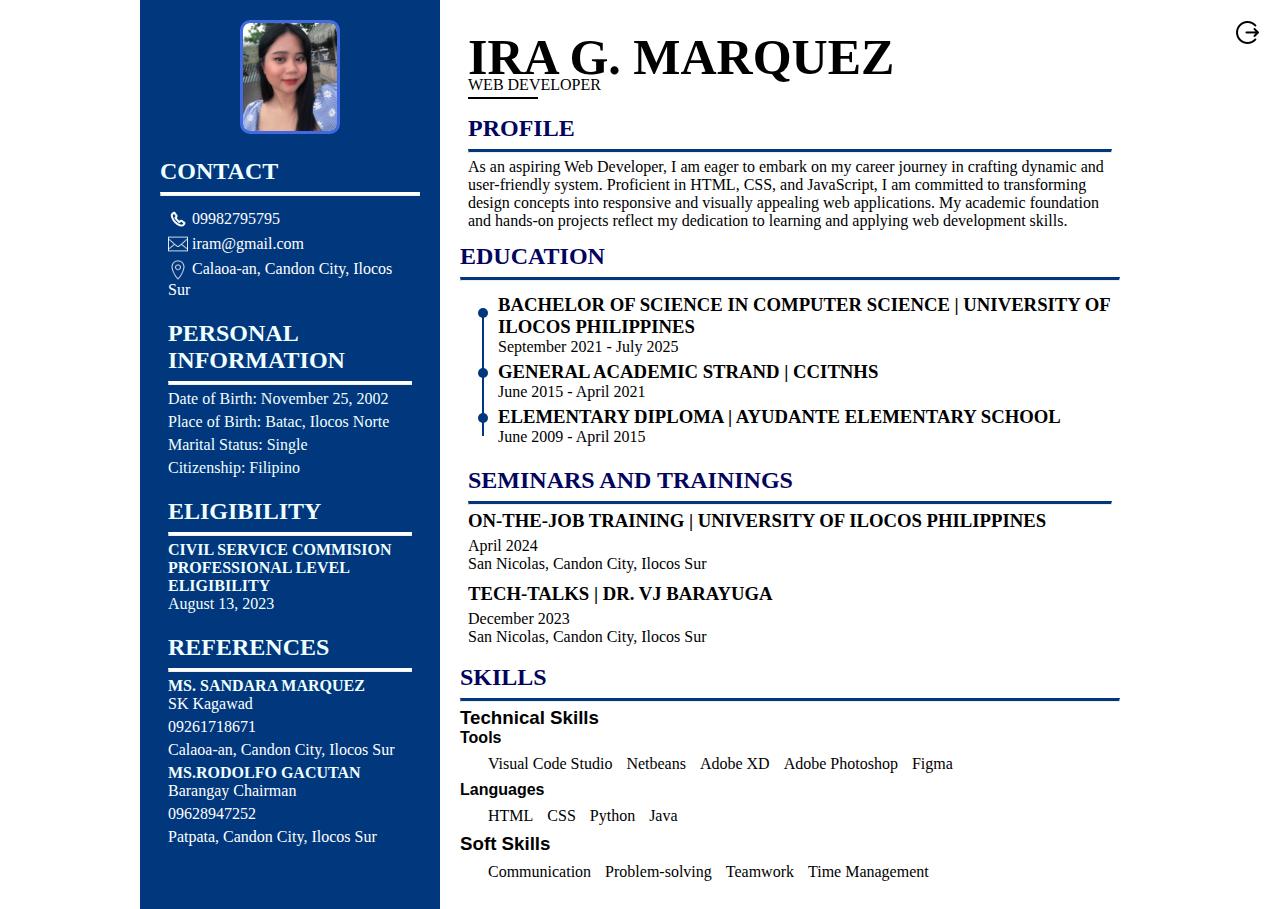
<file: resumes/Ira/index.html>
<!DOCTYPE html>
<html lang="en">
<head>
    <meta charset="UTF-8">
    <meta name="viewport" content="width=device-width, initial-scale=1.0">
    <title>Resume</title>
    <link rel="stylesheet" href="styles.css"> <!-- Linking external stylesheet -->
</head>
<body>
    <div class="resume-container"> <!-- Main container for the resume -->
        <div class="left-column">
            <div class="profile-picture">
                <center><img src="profile.jpg" alt="Your Picture" style="width: 100px; height: auto;"></center> <!-- Profile picture with center alignment -->
            </div>
            <div class="contact-info">
                <h2 style="color:azure">CONTACT</h2> <!-- Contact info title -->
                <hr class="title-line"> <!-- Thick line after title -->
                <ul>
                    <!-- Contact information details -->
                    <li><img src="icons8-phone-64.png" alt="Phone Icon" style="color:white; width: 20px; height: auto; vertical-align: middle;"> <span style="vertical-align: middle;">09982795795</span></li>
                    <li><img src="icons8-email-50.png" alt="Email Icon" style="width: 20px; height: auto; vertical-align: middle;"> <span style="vertical-align: middle;">iram@gmail.com</span></li>
                    <li><img src="location.png" alt="Location Icon" style="width: 20px; height: auto; vertical-align: middle;"> <span style="vertical-align: middle;">Calaoa-an, Candon City, Ilocos Sur</span></li>
                </ul>
            </div>
            <div class="personal-info">
                <h2 style="color:azure">PERSONAL INFORMATION</h2> <!-- Personal info title -->
                <hr class="title-line"> <!-- Thick line after title -->
                <p style="color:azure">Date of Birth: November 25, 2002</p>
                <p style="color:azure">Place of Birth: Batac, Ilocos Norte</p>
                <p style="color:azure">Marital Status: Single</p>
                <p style="color:azure">Citizenship: Filipino</p>
            </div>
            <div class="eligibility">
                <h2 style="color:azure">ELIGIBILITY</h2> <!-- Eligibility title -->
                <hr class="title-line"> <!-- Thick line after title -->
                <h4 style="color:azure">CIVIL SERVICE COMMISION PROFESSIONAL LEVEL ELIGIBILITY</h4>
                <p style="color:azure">August 13, 2023</p>
            </div>
            <div class="references">
                <h2 style="color:azure">REFERENCES</h2> <!-- References title -->
                <hr class="title-line"> <!-- Thick line after title -->
                <h4 style="color:azure">MS. SANDARA MARQUEZ</h4>
                <p>SK Kagawad</p>
                <p>09261718671</p>
                <p>Calaoa-an, Candon City, Ilocos Sur</p>
                <h4 style="color:azure">MS.RODOLFO GACUTAN</h4>
                <p>Barangay Chairman</p>
                <p>09628947252</p>
                <p>Patpata, Candon City, Ilocos Sur</p>
            </div>
        </div>
        <div class="right-column">
            <div class="name-position">
                <h1>IRA G. MARQUEZ</h1> <!-- Name -->
                <p>WEB DEVELOPER</p> <!-- Position -->
            </div>
            <div class="description">
                <h2 style="color: #03045E" >PROFILE</h2> <!-- Profile title -->
                <hr class="title-line"> <!-- Thick line after title -->
                <p>As an aspiring Web Developer, I am eager to embark on my career journey in crafting dynamic and user-friendly system. 
                   Proficient in HTML, CSS, and JavaScript, I am committed to transforming design concepts into responsive and visually 
                   appealing web applications. My academic foundation and hands-on projects reflect my dedication to learning and applying 
                   web development skills.</p>
            </div>
            <div class="education">
                <h2 style="color: #03045E">EDUCATION</h2> <!-- Education title -->
                <hr class="title-line"> <!-- Thick line after title -->
                <ul class="timeline">
                    <li>
                        <div class="timeline-dot"></div> <!-- First dot -->
                        <div class="timeline-line"></div> <!-- Single vertical line -->
                        <div class="timeline-details">
                            <h3>BACHELOR OF SCIENCE IN COMPUTER SCIENCE | UNIVERSITY OF ILOCOS PHILIPPINES</h3>
                            <p>September 2021 - July 2025</p>
                        </div>
                    </li>
                    <li>
                        <div class="timeline-dot"></div> <!-- Second dot -->
                        <div class="timeline-details">
                            <h3>GENERAL ACADEMIC STRAND | CCITNHS </h3>
                            <p>June 2015 - April 2021</p>
                        </div>
                    </li>
                    <li>
                        <div class="timeline-dot"></div> <!-- Third dot -->
                        <div class="timeline-details">
                            <h3>ELEMENTARY DIPLOMA | AYUDANTE ELEMENTARY SCHOOL</h3>
                            <p>June 2009 - April 2015</p>
                        </div>
                    </li>
                </ul>
            </div>
            <div class="seminars-trainings">
                <h2 style= "color: #03045E">SEMINARS AND TRAININGS</h2> <!-- Seminars and trainings title -->
                <hr class="title-line"> <!-- Thick line after title -->
                <div class="seminar">
                    <h3>ON-THE-JOB TRAINING | UNIVERSITY OF ILOCOS PHILIPPINES</h3>
                    <p>April 2024</p>
                    <p>San Nicolas, Candon City, Ilocos Sur</p>
                </div>
                <div class="seminar">
                    <h3>TECH-TALKS | DR. VJ BARAYUGA</h3>
                    <p>December 2023</p>
                    <p>San Nicolas, Candon City, Ilocos Sur</p>
                </div>
            </div>
            <div class="skills">
                <h2 style= "color: #03045E">SKILLS</h2> <!-- Skills title -->
                <hr class="title-line"> <!-- Thick line after title -->
                <h3 style="font-family: 'Poppins', sans-serif; color: #000000;">Technical Skills</h3>
                <h4 style="font-family: 'Poppins', sans-serif; color: #000000;">Tools</h4>
                <ul>
                    <!-- Technical skills details -->
                    <li>Visual Code Studio</li>
                    <li>Netbeans</li>
                    <li>Adobe XD</li>
                    <li>Adobe Photoshop</li>
                    <li>Figma</li>
                </ul>
                <h4 style="font-family: 'Poppins', sans-serif; color: #000000;">Languages</h4>
                <ul>
                    <!-- More technical skills -->
                    <li>HTML</li>
                    <li>CSS</li>
                    <li>Python</li>
                    <li>Java</li>
                </ul>
                <h3 style="font-family: 'Poppins', sans-serif; color: #000000;">Soft Skills</h3>
                <ul stye = "list-style-type:disc;"> <!-- List of soft skills -->
                    <li>Communication</li>
                    <li>Problem-solving</li>
                    <li>Teamwork</li>
                    <li>Time Management</li>
                </ul>
            </div>
        </div>
    </div>
    <!-- Icon at the upper right part of the page -->
    <div class="icon">
        <a href="C:\Users\Admin\Desktop\WebDev_Project\WebDev_Project\feed.html">
            <img src="icons8-logout-rounded-25.png" alt="Icon">
        </a>
    </div>
</body>
</html>
</file>
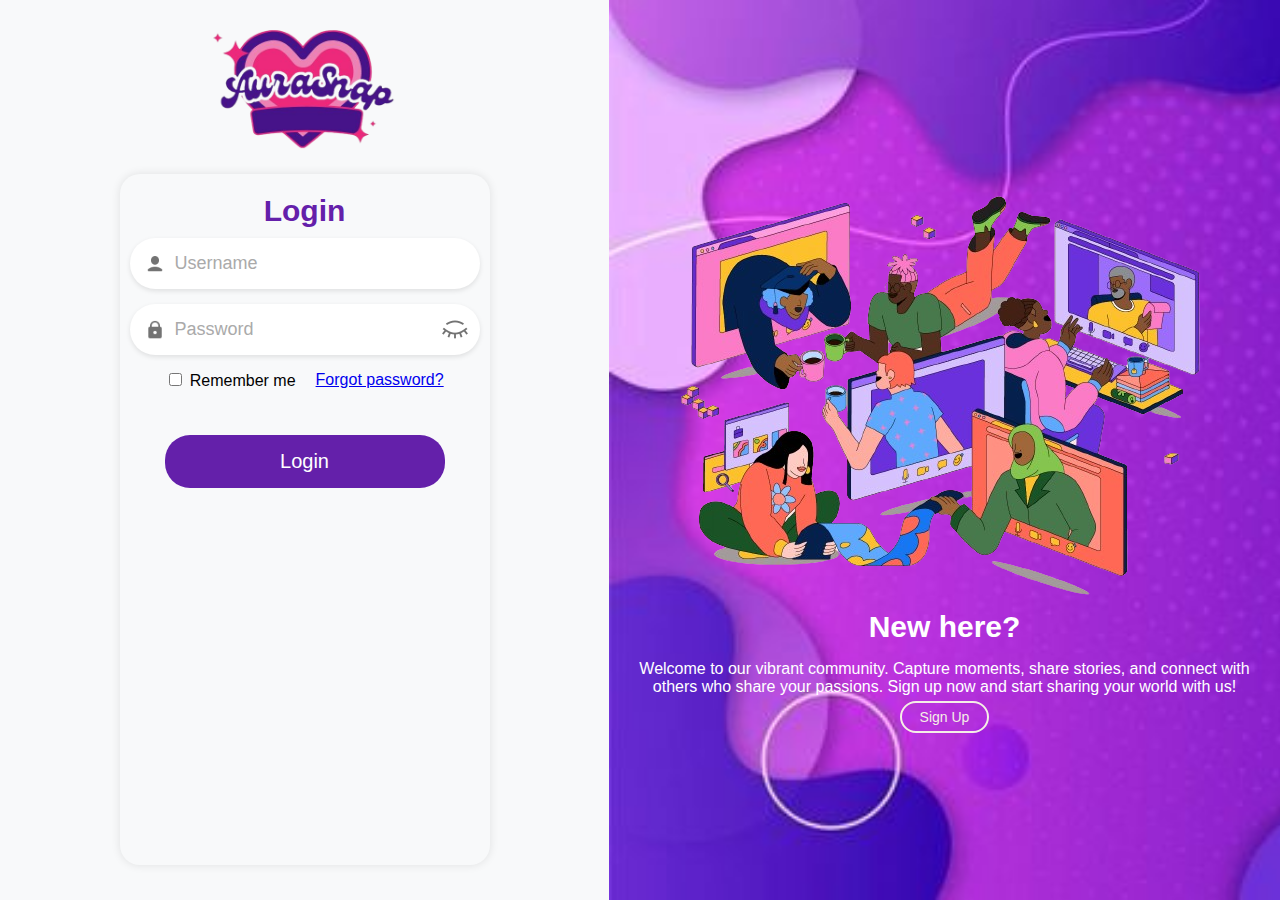
<file: login.html>
<!DOCTYPE html>
<html lang="en">
<head>
    <meta charset="UTF-8">
    <meta name="viewport" content="width=device-width, initial-scale=1.0">
    <title>Login Page</title>
    <link rel="stylesheet" href="css/styles.css">
</head>
<body>
    <!-- Creating a container for the login section -->
    <div class="login-container">
        <!-- Creating a container for the login form and other elements -->
        <div class="container">
            <!-- Creating the left column for the login form -->
            <div class="left-column">
                <!-- Container for the logo -->
                <div class="logo-container">
                    <!-- Inserting the logo image -->
                    <img src="images/logo.png" alt="Logo">
                </div>
                <!-- Creating the login form -->
                <form class="login-form" action="feed.html" method="post">
                    <!-- Title for the login form -->
                    <h1>Login</h1>
                    <!-- Container for the username input -->
                    <div class="input-container">
                        <!-- Input field for the username -->
                        <input type="text" class="username" name="username" placeholder="Username" required>
                    </div>
                    <!-- Container for the password input -->
                    <div class="input-container">
                        <!-- Input field for the password -->
                        <input type="password" class="password" name="password" id="password" placeholder="Password" required>
                        <!-- Icon to toggle password visibility -->
                        <span class="password-toggle" onclick="togglePasswordVisibility()">
                            <img src="images/icons8-eyelashes-2d-30.png" alt="Toggle Password Visibility">
                        </span>
                    </div>
                    <!-- Container for additional form elements -->
                    <div class="form-bottom">
                        <!-- Checkbox for remembering the login -->
                        <label><input type="checkbox"> Remember me</label>
                        <!-- Link for resetting the password -->
                        <a href="forgot.html">Forgot password?</a>
                    </div>
                    <!-- Submit button for the form -->
                    <input type="submit" value="Login">
                </form>
            </div>
            <!-- Creating the right column for signup options -->
            <div class="right-column">
                <!-- New division for the image -->
                <div class="image-container">
                    <img src="images/image1.png" alt="Signup Image">
                </div>
                <!-- Section for signing up -->
                <div class="signup-section">
                    <!-- Title for the signup section -->
                    <h1>New here?</h1>
                    <!-- Description for signing up -->
                    <p>Welcome to our vibrant community. Capture moments, share stories, 
                        and connect with others who share your passions. Sign up now and 
                        start sharing your world with us!</p>
                    <!-- Button for signing up -->
                    <a href="signup.html" class="hollow-button">Sign Up</a>
                </div>                
            </div>
                       
            </div>
        </div>
    </div>

    <script>
        function togglePasswordVisibility() {
            var passwordField = document.getElementById("password");
            var icon = document.querySelector(".password-toggle img");

            if (passwordField.type === "password") {
                passwordField.type = "text";
                icon.src = "images/icons8-eye-30.png"; // Change the icon to indicate hidden password
            } else {
                passwordField.type = "password";
                icon.src = "images/icons8-eyelashes-2d-30.png"; // Change the icon to indicate visible password
            }
        }

       
    </script>
</body>
</html>
</file>
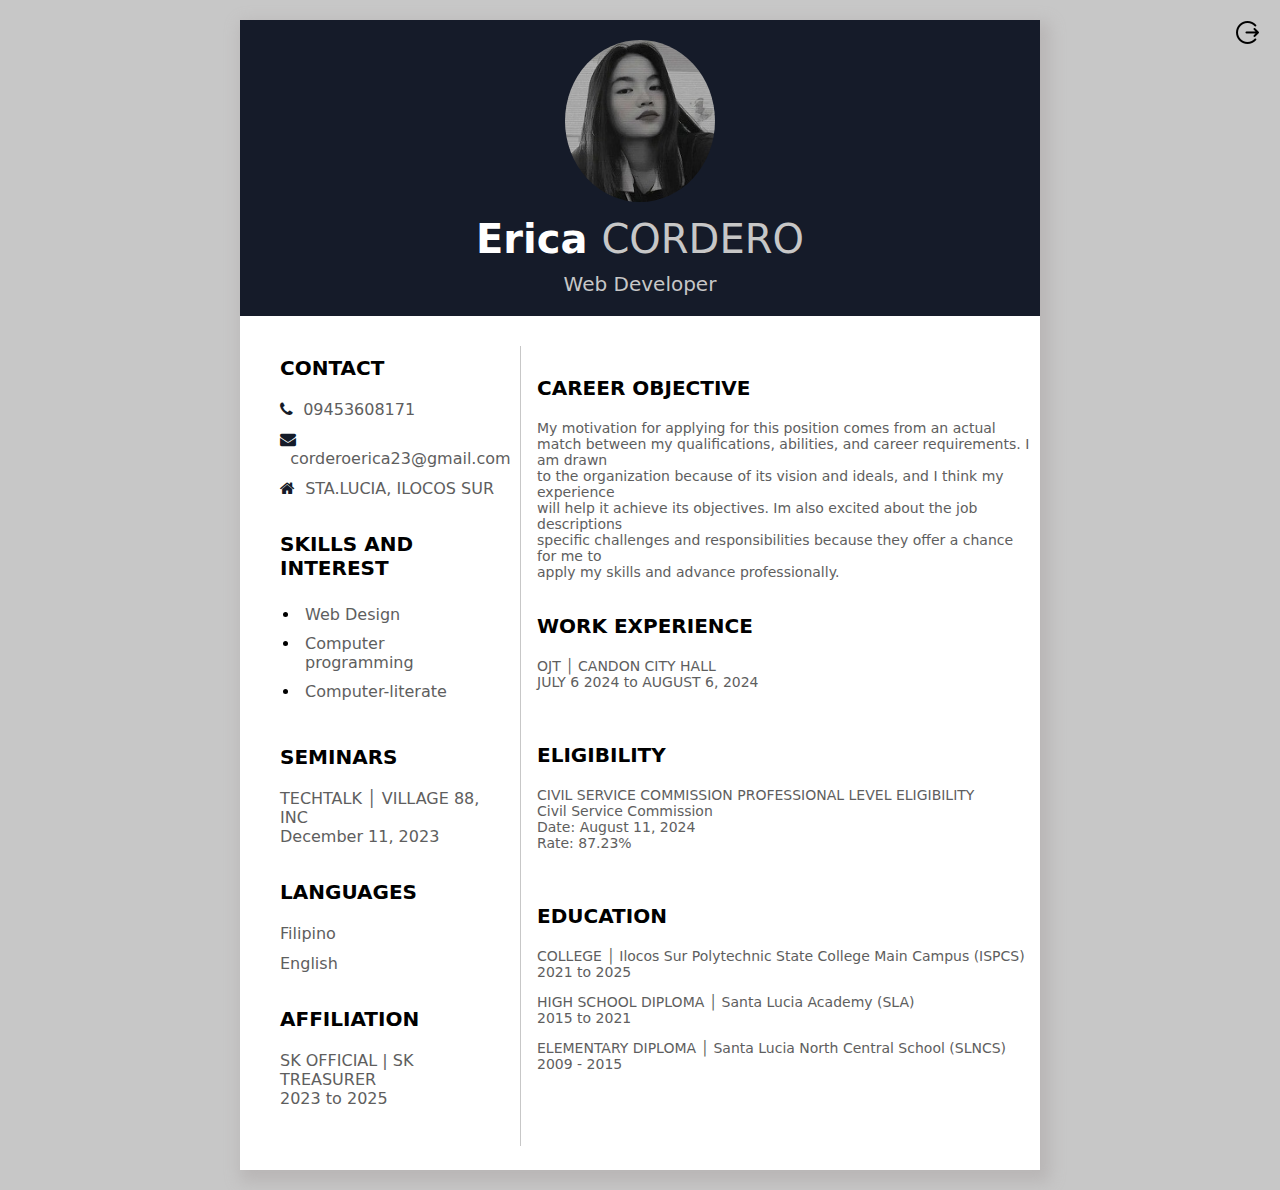
<file: resume-cordero.html>
<!DOCTYPE html>
<html lang="en">
<head>
    <meta charset="UTF-8">
    <meta name="viewport" content="width=device-width, initial-scale=1.0">
    <link rel="stylesheet" href="https://cdnjs.cloudflare.com/ajax/libs/font-awesome/4.7.0/css/font-awesome.min.css">
    <link rel="stylesheet" href="css/cordero-style.css">
    <title>Resume</title>
</head>
<body>

    <div class="main">
        <div class="top-section">
            <img src="resumes/Cordero/Resume_profile.jpg" class="profile">
            <p class="p1">Erica <span>CORDERO</span></p>
            <p class="p2">Web Developer</p>
        </div>

        <div class="clearfix">

            <div class="col-div-4">
                <div class="content-box" style="padding-left: 40px;">
                    <p class="head">Contact</p>
                    <p class="p3"><i class="fa fa-phone"></i>&nbsp;&nbsp;09453608171</p>
                    <p class="p3"><i class="fa fa-envelope"></i>&nbsp;&nbsp;corderoerica23@gmail.com</p>
                    <p class="p3"><i class="fa fa-home"></i>&nbsp;&nbsp;STA.LUCIA, ILOCOS SUR</p>

                
                    <br/>

                    <p class="head">Skills and Interest</p>
                    <ul class="skills">
                        <li><span>Web Design</span></li>
                        <li><span>Computer programming</span></li>
                        <li><span>Computer-literate</span></li>
                    </ul>

                    <br/>
                    <p class="head">Seminars</p>
                    <p class="p3">TECHTALK │ VILLAGE 88, INC 
                        <br> December 11, 2023</p>

                    <br/>
                    <p class="head">Languages</p>
                    <p class="p3">Filipino</p>
                    <p class="p3">English</p>

                    <br/>
                    <p class="head">Affiliation</p>
                    <p class="p3">SK OFFICIAL | SK TREASURER
                        <br>2023 to 2025</p>

                </div>
            </div>
            <div class="line">

            </div>
            <div class="col-div-8">
                <div class="content-box"></div>
                    <p class="head">Career Objective</p>
                    <p class="p3" style="font-size: 14px;">
                        My motivation for applying for this position comes from an 
                        actual match between my qualifications, abilities, and career requirements.
                        I am drawn <br> to the organization because of its vision and ideals, 
                        and I think my experience <br> will help it achieve its objectives.
                        Im also excited about the job descriptions <br> specific challenges and 
                        responsibilities because they offer a chance for me to <br> apply  my skills 
                        and advance professionally.</p>

                        <br/>
                        <p class="head">Work Experience</p>
                        <p class="p-4">OJT │ CANDON CITY HALL <br>
                            JULY 6 2024 to AUGUST 6, 2024</p>
                        
                        <br/>
                        <p class="head">Eligibility</p>
                        <p class="p-4">CIVIL SERVICE COMMISSION PROFESSIONAL LEVEL ELIGIBILITY
                            <br>Civil Service Commission
                            <br>Date: August 11, 2024
                            <br>Rate: 87.23%</p>

                        <br/>
                        <p class="head">Education</p>
                        <p class="p-4">COLLEGE │ Ilocos Sur Polytechnic State College Main Campus (ISPCS)
                            <br>2021 to 2025</p>
                        <p class="p-4">HIGH SCHOOL DIPLOMA │ Santa Lucia Academy (SLA)
                            <br>2015 to 2021</p>
                        <p class="p-4">ELEMENTARY DIPLOMA │ Santa Lucia North Central School (SLNCS)
                            <br>2009 - 2015</p>
            </div>
        </div>
    </div>
    <!-- Icon at the upper right part of the page -->
    <div class="icon">
        <a href="feed.html">
            <img src="resumes/Cordero/icons8-logout-rounded-25.png" alt="Icon">
        </a>
    </div>
</body>
</html>
</file>
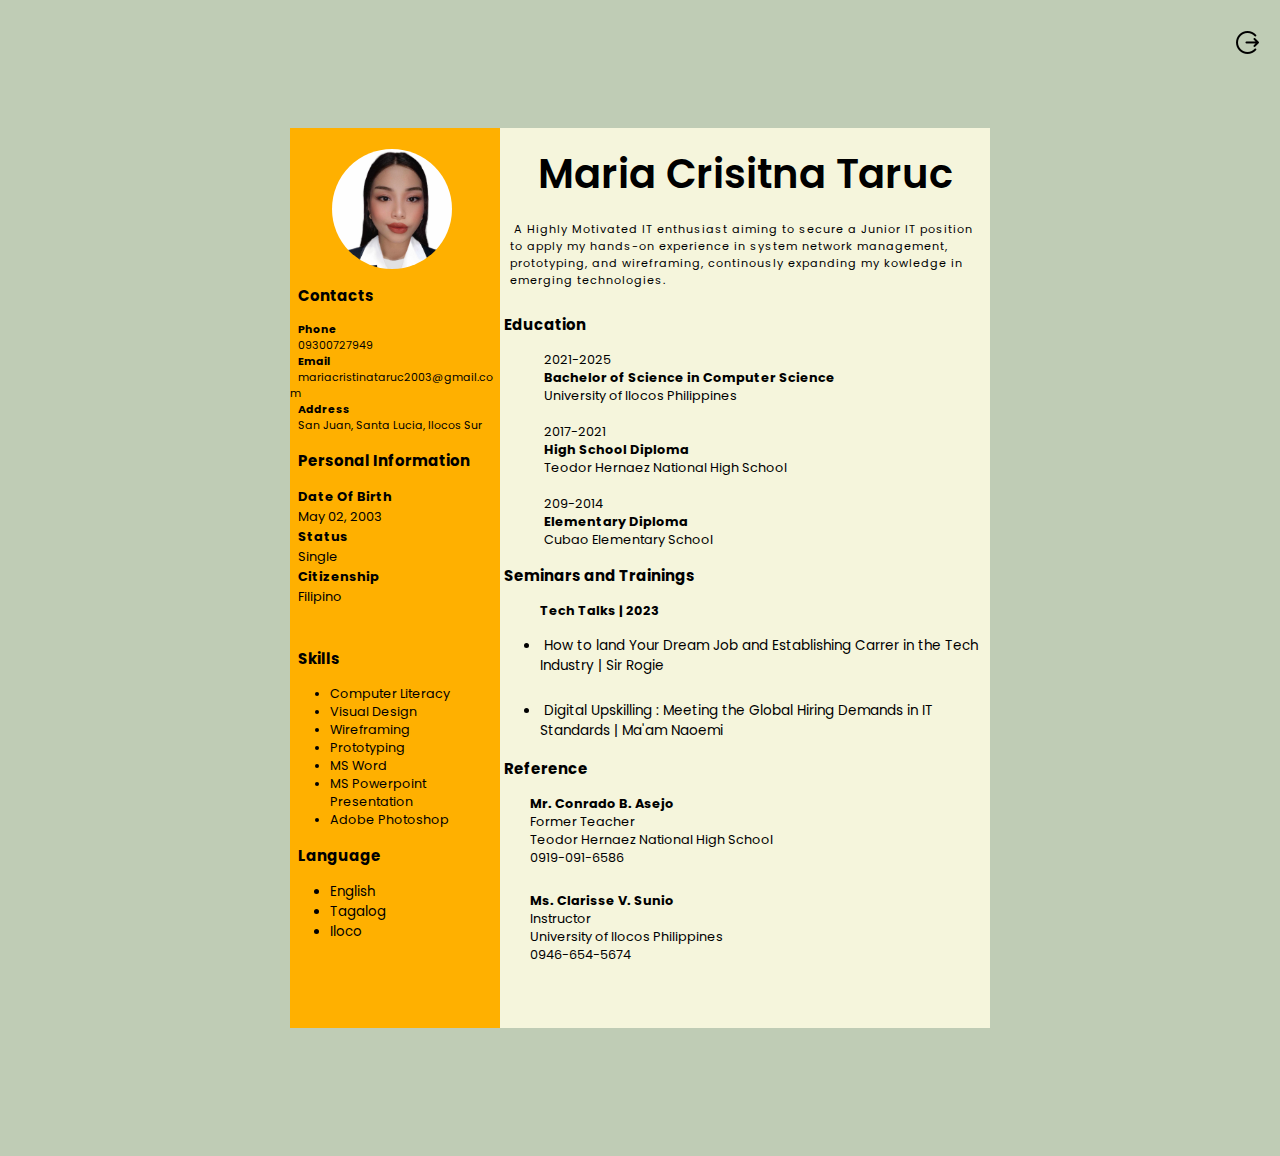
<file: resume-maria.html>
<!DOCTYPE html>
<html lang="en">
<head>
    <meta charset="UTF-8">
    <meta name="viewport" content="width=device-width, initial-scale=1.0">
    <!--title set into TarucMC-Resume-->
    <title>TarucMC-Resume</title>
     <!--this will be the link to external stylesheet-->
    <link href="css/maria-style.css" rel="stylesheet" text="text/css"/>
    <link href="https://fonts.googleapis.com/css2?family=Poppins:ital,wght@0,100;0,200;0,300;0,400;0,500;0,600;0,700;0,800;0,900;1,100;1,200;1,300;1,400;1,500;1,600;1,700;1,800;1,900&display=swap" rel="stylesheet">

</head>

<body style = "height: 900px;">
 <!--the container of the 2 column-->
<div id="container">    
     <!--this is the the left column in the container-->
    <div id="d1"><!--this is the the left column in the container-->
        <div>
             <!--to attach my profile image in the left column -->
            <img id="img" src="resumes/Taruc/idpic.jpg">
        </div>
     <!--group or section for my contact info -->    
    <div id="contactinfo">    
        <h3 style="font-size: 15px;">Contacts</h3>
            <dt id="phone">Phone</dt>
                <dt>09300727949</dt>

            <dt id="email">Email</dt>
                <dt>mariacristinataruc2003@gmail.com</dt>

            <dt id="address">Address</dt>
                <dt>San Juan, Santa Lucia, Ilocos Sur</dt>
    </div>
    <!--this is a group for my personal information-->   
    <div id="personinfo">
        <h3 style="font-size: 15px;">Personal Information</h3>
            <dt id="bdate">Date Of Birth</dt>
                <span style="width: 100px;"><dt>May 02, 2003</dt></span>
    
            <dt id="status">Status</dt>
                <dt>Single</dt>
                    
            <dt id="citizen">Citizenship</dt>
                <dt>Filipino</dt>
    </div><br>
    <!--this is a group for my skills -->   
    <div id="skills">
        <h3 style="font-size: 15px;">Skills</h3>
        <ul id="listS"> <!--to list all of my skills, using unordered list -->   
            <li>Computer Literacy</li>
            <li>Visual Design</li>
            <li>Wireframing</li>
            <li>Prototyping</li>
            <li>MS Word</li>
            <li>MS Powerpoint Presentation</li>
            <li>Adobe Photoshop</li> </ul>
    </div>
    <!--this is a group for the languages i used -->   
    <div>
        <h3 id="lang" style="font-size: 15px;">Language</h3><!--to list all of my use languages, using unordered list -->
            <ul id="listE">
                <li>English</li>
                <li>Tagalog</li>
                <li>Iloco</li>
            </ul>
    </div>   
    
</div>
<!--this is the the right column in the container-->   
<div id="d2">
    <!--this is the section for my Full name -->
    <div class="name">
        <h1 style="font-size: 40px;margin-bottom: 0;">Maria Crisitna Taruc</h1>
    </div>
    <!--this is the section for objectives-->
    <div id="profile">
        <p id="paragraph" style="margin-bottom: 0;">A Highly Motivated IT enthusiast aiming to secure a Junior IT position to 
                        apply my hands-on experience in system network management, prototyping, 
                        and wireframing, continously expanding my kowledge in emerging technologies.
        </p>
    </div>
    <!--this is the section for my educational background-->
    <div id="education" style="top: 0;">
        <h3 id ="ed">Education</h3>
            <dd>2021-2025</dd>
            <dd style="font-weight: bold;">Bachelor of Science in Computer Science</dd>
            <dd>University of Ilocos Philippines</dd><br>
    
            <dd>2017-2021</dd>
            <dd style="font-weight: bold;">High School Diploma</dd>
            <dd>Teodor Hernaez National High School</dd><br>

            <dd>209-2014</dd>
            <dd style="font-weight: bold;">Elementary Diploma</dd>
            <dd>Cubao Elementary School</dd>
    </div>        
    <!--this is the section for the seminars and trainings i have attended -->
    <div id="seminartrain">
        <h3 id="semtrain" style="font-size: 15px;">Seminars and Trainings</h3>
            <dd style ="font-weight: bold;">Tech Talks | 2023</dd>
            <ul id="semlist"><!--using unordered list for my attending seminars and trainings before-->
                <li>How to land Your Dream Job and Establishing Carrer in the Tech Industry |   Sir Rogie </li><br>
                <li>Digital Upskilling : Meeting the Global Hiring Demands in IT Standards |    Ma'am Naoemi</li>
            </ul>
    </div>
    <!--this is the section for the references-->
    <div id = "reference">
        <h3 id="ref" style="font-size: 15px;">Reference</h3>
            <dt id="t1" style = "font-weight: bold;">Mr. Conrado B. Asejo</dt>
                <dt>Former Teacher</dt>
                <dt>Teodor Hernaez National High School</dt>
                <dt>0919-091-6586</dt><br>  

            <dt id="t2"style = "font-weight: bold;">Ms. Clarisse V. Sunio</dt>
                <dt>Instructor</dt>
                <dt>University of Ilocos Philippines</dt>
                <dt>0946-654-5674</dt>
    </div>
    </div>
</div>
    <!-- Icon at the upper right part of the page -->
    <div class="icon">
        <a href="feed.html">
            <img src="resumes/Taruc/icons8-logout-rounded-25.png">
        </a>
    </div>
</body>
</html>
</file>
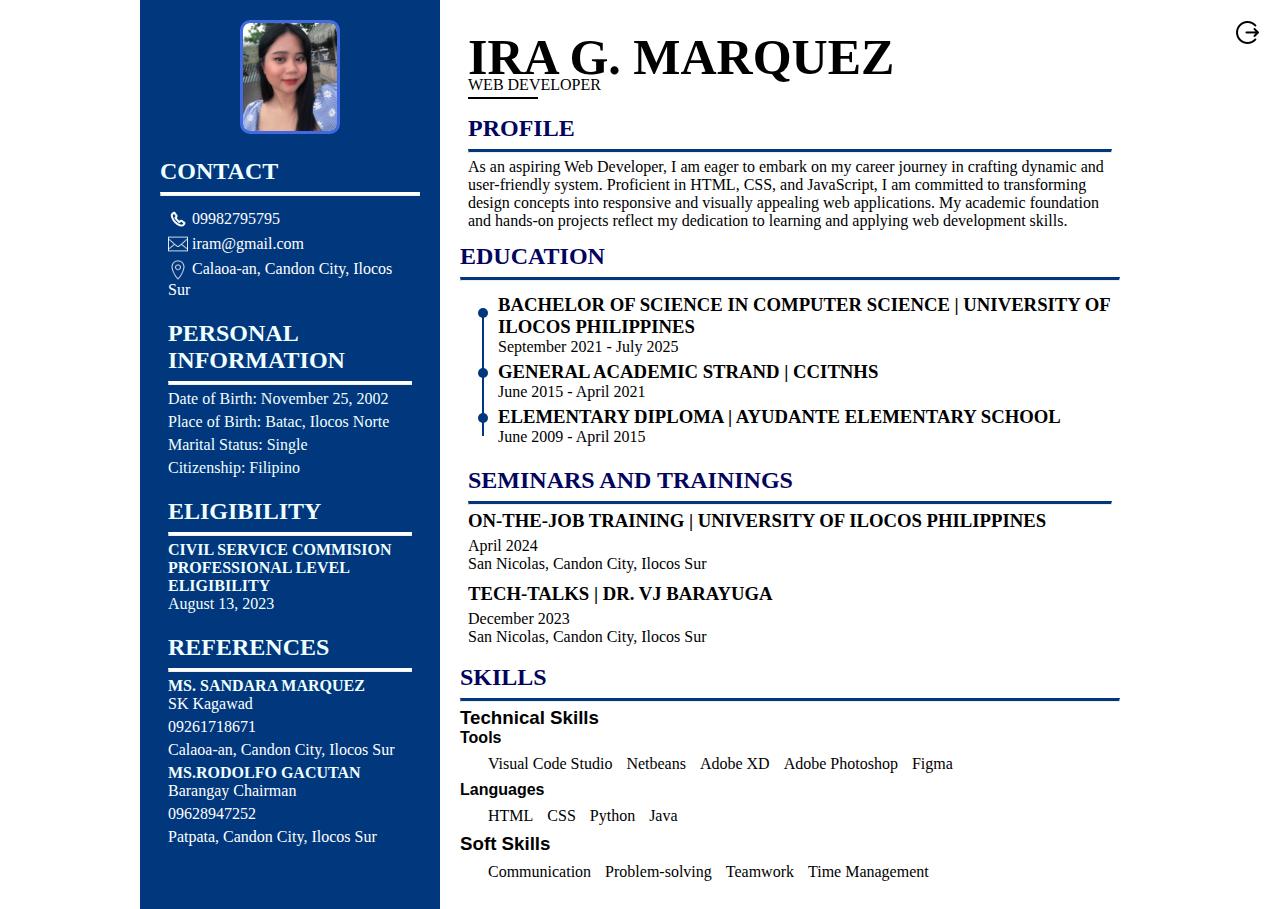
<file: resume-marquez.html>
<!DOCTYPE html>
<html lang="en">
<head>
    <meta charset="UTF-8">
    <meta name="viewport" content="width=device-width, initial-scale=1.0">
    <title>Resume</title>
    <link rel="stylesheet" href="css/marquez-styles.css"> <!-- Linking external stylesheet -->
</head>
<body>
    <div class="resume-container"> <!-- Main container for the resume -->
        <div class="left-column">
            <div class="profile-picture">
                <center><img src="resumes/Ira/profile.jpg" alt="Your Picture" style="width: 100px; height: auto;"></center> <!-- Profile picture with center alignment -->
            </div>
            <div class="contact-info">
                <h2 style="color:azure">CONTACT</h2> <!-- Contact info title -->
                <hr class="title-line"> <!-- Thick line after title -->
                <ul>
                    <!-- Contact information details -->
                    <li><img src="resumes/Ira/icons8-phone-64.png" alt="Phone Icon" style="color:white; width: 20px; height: auto; vertical-align: middle;"> <span style="vertical-align: middle;">09982795795</span></li>
                    <li><img src="resumes/Ira/icons8-email-50.png" alt="Email Icon" style="width: 20px; height: auto; vertical-align: middle;"> <span style="vertical-align: middle;">iram@gmail.com</span></li>
                    <li><img src="resumes/Ira/location.png" alt="Location Icon" style="width: 20px; height: auto; vertical-align: middle;"> <span style="vertical-align: middle;">Calaoa-an, Candon City, Ilocos Sur</span></li>
                </ul>
            </div>
            <div class="personal-info">
                <h2 style="color:azure">PERSONAL INFORMATION</h2> <!-- Personal info title -->
                <hr class="title-line"> <!-- Thick line after title -->
                <p style="color:azure">Date of Birth: November 25, 2002</p>
                <p style="color:azure">Place of Birth: Batac, Ilocos Norte</p>
                <p style="color:azure">Marital Status: Single</p>
                <p style="color:azure">Citizenship: Filipino</p>
            </div>
            <div class="eligibility">
                <h2 style="color:azure">ELIGIBILITY</h2> <!-- Eligibility title -->
                <hr class="title-line"> <!-- Thick line after title -->
                <h4 style="color:azure">CIVIL SERVICE COMMISION PROFESSIONAL LEVEL ELIGIBILITY</h4>
                <p style="color:azure">August 13, 2023</p>
            </div>
            <div class="references">
                <h2 style="color:azure">REFERENCES</h2> <!-- References title -->
                <hr class="title-line"> <!-- Thick line after title -->
                <h4 style="color:azure">MS. SANDARA MARQUEZ</h4>
                <p>SK Kagawad</p>
                <p>09261718671</p>
                <p>Calaoa-an, Candon City, Ilocos Sur</p>
                <h4 style="color:azure">MS.RODOLFO GACUTAN</h4>
                <p>Barangay Chairman</p>
                <p>09628947252</p>
                <p>Patpata, Candon City, Ilocos Sur</p>
            </div>
        </div>
        <div class="right-column">
            <div class="name-position">
                <h1>IRA G. MARQUEZ</h1> <!-- Name -->
                <p>WEB DEVELOPER</p> <!-- Position -->
            </div>
            <div class="description">
                <h2 style="color: #03045E" >PROFILE</h2> <!-- Profile title -->
                <hr class="title-line"> <!-- Thick line after title -->
                <p>As an aspiring Web Developer, I am eager to embark on my career journey in crafting dynamic and user-friendly system. 
                   Proficient in HTML, CSS, and JavaScript, I am committed to transforming design concepts into responsive and visually 
                   appealing web applications. My academic foundation and hands-on projects reflect my dedication to learning and applying 
                   web development skills.</p>
            </div>
            <div class="education">
                <h2 style="color: #03045E">EDUCATION</h2> <!-- Education title -->
                <hr class="title-line"> <!-- Thick line after title -->
                <ul class="timeline">
                    <li>
                        <div class="timeline-dot"></div> <!-- First dot -->
                        <div class="timeline-line"></div> <!-- Single vertical line -->
                        <div class="timeline-details">
                            <h3>BACHELOR OF SCIENCE IN COMPUTER SCIENCE | UNIVERSITY OF ILOCOS PHILIPPINES</h3>
                            <p>September 2021 - July 2025</p>
                        </div>
                    </li>
                    <li>
                        <div class="timeline-dot"></div> <!-- Second dot -->
                        <div class="timeline-details">
                            <h3>GENERAL ACADEMIC STRAND | CCITNHS </h3>
                            <p>June 2015 - April 2021</p>
                        </div>
                    </li>
                    <li>
                        <div class="timeline-dot"></div> <!-- Third dot -->
                        <div class="timeline-details">
                            <h3>ELEMENTARY DIPLOMA | AYUDANTE ELEMENTARY SCHOOL</h3>
                            <p>June 2009 - April 2015</p>
                        </div>
                    </li>
                </ul>
            </div>
            <div class="seminars-trainings">
                <h2 style= "color: #03045E">SEMINARS AND TRAININGS</h2> <!-- Seminars and trainings title -->
                <hr class="title-line"> <!-- Thick line after title -->
                <div class="seminar">
                    <h3>ON-THE-JOB TRAINING | UNIVERSITY OF ILOCOS PHILIPPINES</h3>
                    <p>April 2024</p>
                    <p>San Nicolas, Candon City, Ilocos Sur</p>
                </div>
                <div class="seminar">
                    <h3>TECH-TALKS | DR. VJ BARAYUGA</h3>
                    <p>December 2023</p>
                    <p>San Nicolas, Candon City, Ilocos Sur</p>
                </div>
            </div>
            <div class="skills">
                <h2 style= "color: #03045E">SKILLS</h2> <!-- Skills title -->
                <hr class="title-line"> <!-- Thick line after title -->
                <h3 style="font-family: 'Poppins', sans-serif; color: #000000;">Technical Skills</h3>
                <h4 style="font-family: 'Poppins', sans-serif; color: #000000;">Tools</h4>
                <ul>
                    <!-- Technical skills details -->
                    <li>Visual Code Studio</li>
                    <li>Netbeans</li>
                    <li>Adobe XD</li>
                    <li>Adobe Photoshop</li>
                    <li>Figma</li>
                </ul>
                <h4 style="font-family: 'Poppins', sans-serif; color: #000000;">Languages</h4>
                <ul>
                    <!-- More technical skills -->
                    <li>HTML</li>
                    <li>CSS</li>
                    <li>Python</li>
                    <li>Java</li>
                </ul>
                <h3 style="font-family: 'Poppins', sans-serif; color: #000000;">Soft Skills</h3>
                <ul stye = "list-style-type:disc;"> <!-- List of soft skills -->
                    <li>Communication</li>
                    <li>Problem-solving</li>
                    <li>Teamwork</li>
                    <li>Time Management</li>
                </ul>
            </div>
        </div>
    </div>
    <!-- Icon at the upper right part of the page -->
    <div class="icon">
        <a href="feed.html">
            <img src="resumes/Ira/icons8-logout-rounded-25.png" alt="Icon">
        </a>
    </div>
</body>
</html>
</file>
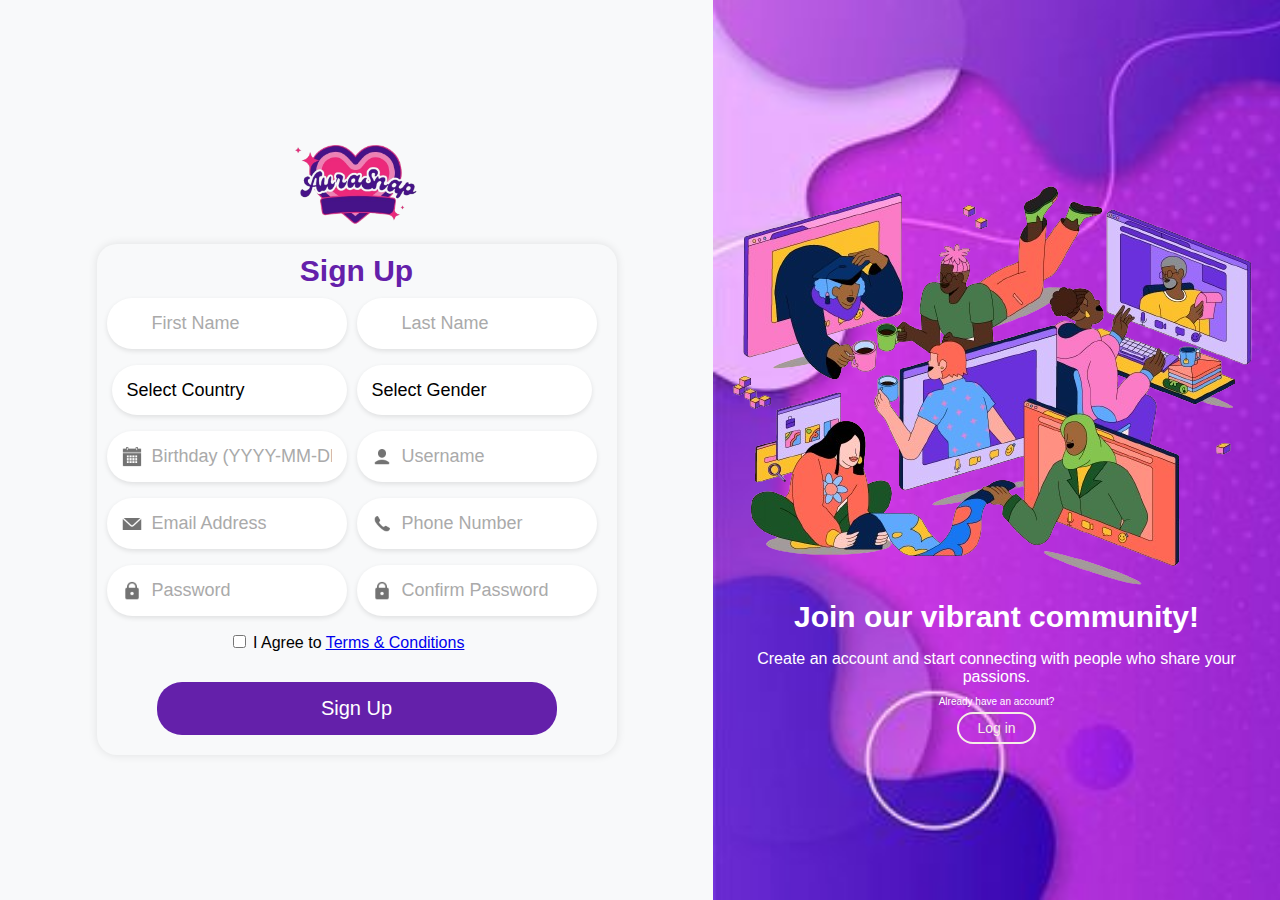
<file: signup.html>
<!DOCTYPE html>
<html lang="en">
<head>
  <meta charset="UTF-8">
  <meta name="viewport" content="width=device-width, initial-scale=1.0">
  <title>Sign Up Page</title>
  <link rel="stylesheet" href="styles.css">
  <style>


.form-bottom {
  display: flex;
  justify-content: space-between;
  align-items: center;
  margin-bottom: 10px;
}


.left-column {
    display: flex;
    flex-direction: column;
    justify-content: center;
    align-items: center;
    width: 55%;
    padding: 10px;
    background-color: #f8f9fa;
}

.right-column {
    width: 45%;
    background-image: url('images/0eb99ccdc16d48cbac2963ce77674f3e.jpg'); /* URL for password icon */
    background-repeat: no-repeat;
    background-size: cover; /* Change background-size to cover */
    display: flex;
    flex-direction: column;
    justify-content: center;
    align-items: center;
}

.logo-container img {
    max-width: 100%;
    height: auto;
    max-height: 80px;
}
    .input-row {
      display: flex;
      flex-direction: row;
      margin-bottom: 1px;
    }

    .input-row .dropdown-container {
      display: flex; /* Make the dropdown container a flexbox */
    }

    .input-row .input-container {
      flex: 1; /* Makes each input container take up half the available space */
      margin-right: 10px; /* Add some margin between input containers */
    }

    /* Styles for the dropdown button */
    .dropdown-container select {
      appearance: none; /* Remove default dropdown styling */
      width: 235px;
        padding: 15px;
        border: none;
        border-radius: 25px;
        box-sizing: border-box;
        font-size: 18px;
        background-color: #ffffff;
        box-shadow: 0px 2px 5px rgba(0, 0, 0, 0.1);
    }

    /* Style for the dropdown options (hover effect) */
    .dropdown-container select:hover {
      border-color: #aaa;
    }

  </style>
</head>
<body>

  <div class="signup_forgot-container">
    <div class="container">
      <div class="left-column">
        <div class="logo-container">
          <img src="images/logo.png" alt="Logo">
        </div>
        <form class="signup-form" action="login.html" method="post">
          <h1>Sign Up</h1>
          <div class="input-row">
            <div class="input-container">
              <input type="text" class="firstname" name="firstname" placeholder="First Name" required>
            </div>
            <div class="input-container">
              <input type="text" class="lastname" name="lastname" placeholder="Last Name" required>
            </div>
          </div>
          <div class="input-row">
            <div class="dropdown-container">
              <div class="input-container">
                <select name="country" required>
                  <option value="">Select Country</option>
                  <option value="US">United States</option>
                  <option value="CA">Canada</option>
                  <option value="UK">United Kingdom</option>
                  <option value="AU">Australia</option>
                </select>
              </div>
              <div class="input-container">
                <select name="gender" required>
                  <option value="">Select Gender</option>
                  <option value="male">Male</option>
                  <option value="female">Female</option>
                  <option value="non-binary">Non-Binary</option>
                  <option value="other">Prefer Not to Say</option>
                </select>
              </div>
            </div>
          </div>
          <div class="input-row">
            <div class="input-container">
              <input type="text" class="birth-date" name="birth-date" placeholder="Birthday (YYYY-MM-DD)" required>
            </div>
            <div class="input-container">
              <input type="text" class="username" name="username" placeholder="Username" required>
            </div>
          </div>
          <div class="input-row">
            <div class="input-container">
              <input type="email" class="email" name="email" placeholder="Email Address" required>
            </div>
            <div class="input-container">
              <input type="tel" class="phone-number" name="phone-number" placeholder="Phone Number" required>
            </div>
          </div>
          <div class="input-row">
            <div class="input-container">
              <input type="password" class="password" name="password" id="password" placeholder="Password" required>
            </div>
            <div class="input-container">
              <input type="password" class="confirm-password" name="confirm-password" id="confirm-password" placeholder="Confirm Password" required>
            </div>
          </div>
          <div class="form-bottom">
            <div class="form-bottom">
                <label>
                    <input type="checkbox"> 
                    I Agree to <a href="terms.html">Terms & Conditions</a>
                </label>
            </div>
            
          </div>
          <input type="submit" value="Sign Up" onclick="signin()">
        </form>
      </div>
      <div class="right-column">
        <div class="image-container">
          <img src="images/image1.png" alt="Signup Image">
        </div>
        <div class="signup-section">
          <h1>Join our vibrant community!</h1>
          <p>Create an account and start connecting with people who share your passions.</p>
          <p style=" font-size:10px">Already have an account?</p>
          <a href="login.html" class="hollow-button">Log in</a>
        </div>
      </div>
    </div>
  </div>

  <script>
    function togglePasswordVisibility() {
      // Implement password toggle logic here (similar to your login page)
      var passwordField = document.getElementById("password");
            var icon = document.querySelector(".password-toggle img");

            if (passwordField.type === "password") {
                passwordField.type = "text";
                icon.src = "images/icons8-eye-30.png"; // Change the icon to indicate hidden password
                
            } else {
                passwordField.type = "password";
                icon.src = "images/icons8-eyelashes-2d-30.png"; // Change the icon to indicate visible password
            }
        }

       
  </script>
</body>
</html>
</file>
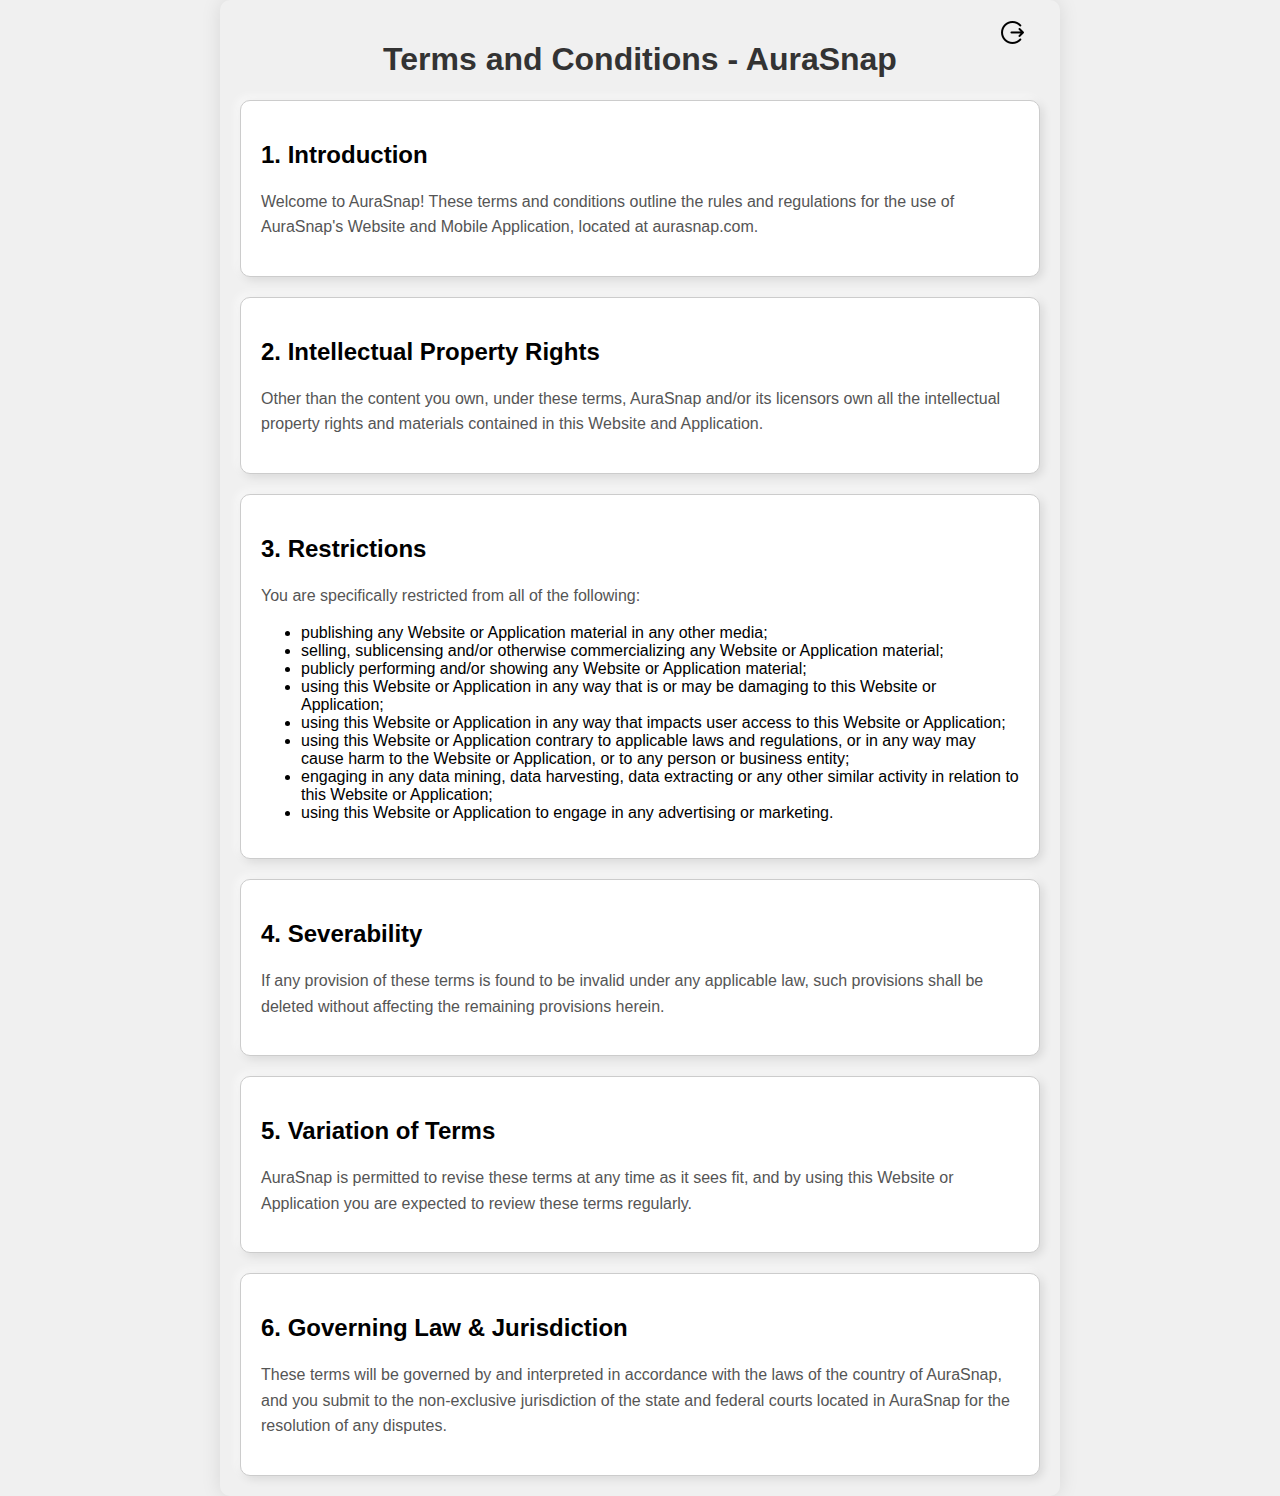
<file: terms.html>
<!DOCTYPE html>
<html lang="en">
<head>
    <meta charset="UTF-8">
    <meta name="viewport" content="width=device-width, initial-scale=1.0">
    <title>Terms and Conditions - AuraSnap</title>
    <style>
        body {
            font-family: Arial, sans-serif;
            background-color: #f0f0f0;
            padding: 20px;
            box-shadow: 0 0 20px rgba(0, 0, 0, 0.1);
            border-radius: 10px;
            max-width: 800px;
            margin: 0 auto;
            position: relative; /* Add this line */
        }

        h1 {
            text-align: center;
            color: #333;
        }

        p {
            color: #555;
            line-height: 1.6;
        }

        .section {
            background-color: #fff;
            padding: 20px;
            margin-top: 20px;
            border-radius: 10px;
            box-shadow: 0 0 10px rgba(0, 0, 0, 0.1);
        }

        .neuromorphic-border {
            border-radius: 10px;
            border: 1px solid #ccc;
            box-shadow: 3px 3px 10px rgba(0, 0, 0, 0.1), -3px -3px 10px rgba(255, 255, 255, 0.7);
            padding: 20px;
            margin-top: 20px;
        }

        .back-button {
            position: absolute;
            top: 20px;
            right: 40px;
            width: 20px; /* Adjust width and height as needed */
            height: 20px;
        }


    </style>
</head>
<body>
    <h1>Terms and Conditions - AuraSnap</h1>

    <a href="signup.html" class="back-button">
        <img src="images/icons8-logout-rounded-25.png" alt="Back">
    </a>

    <div class="section neuromorphic-border">
        <h2>1. Introduction</h2>
        <p>Welcome to AuraSnap! These terms and conditions outline the rules and regulations for the use of AuraSnap's Website and Mobile Application, located at aurasnap.com.</p>
    </div>

    <div class="section neuromorphic-border">
        <h2>2. Intellectual Property Rights</h2>
        <p>Other than the content you own, under these terms, AuraSnap and/or its licensors own all the intellectual property rights and materials contained in this Website and Application.</p>
    </div>

    <div class="section neuromorphic-border">
        <h2>3. Restrictions</h2>
        <p>You are specifically restricted from all of the following:</p>
        <ul>
            <li>publishing any Website or Application material in any other media;</li>
            <li>selling, sublicensing and/or otherwise commercializing any Website or Application material;</li>
            <li>publicly performing and/or showing any Website or Application material;</li>
            <li>using this Website or Application in any way that is or may be damaging to this Website or Application;</li>
            <li>using this Website or Application in any way that impacts user access to this Website or Application;</li>
            <li>using this Website or Application contrary to applicable laws and regulations, or in any way may cause harm to the Website or Application, or to any person or business entity;</li>
            <li>engaging in any data mining, data harvesting, data extracting or any other similar activity in relation to this Website or Application;</li>
            <li>using this Website or Application to engage in any advertising or marketing.</li>
        </ul>
    </div>

    <div class="section neuromorphic-border">
        <h2>4. Severability</h2>
        <p>If any provision of these terms is found to be invalid under any applicable law, such provisions shall be deleted without affecting the remaining provisions herein.</p>
    </div>

    <div class="section neuromorphic-border">
        <h2>5. Variation of Terms</h2>
        <p>AuraSnap is permitted to revise these terms at any time as it sees fit, and by using this Website or Application you are expected to review these terms regularly.</p>
    </div>

    <div class="section neuromorphic-border">
        <h2>6. Governing Law & Jurisdiction</h2>
        <p>These terms will be governed by and interpreted in accordance with the laws of the country of AuraSnap, and you submit to the non-exclusive jurisdiction of the state and federal courts located in AuraSnap for the resolution of any disputes.</p>
    </div>
</body>
</html>
</file>
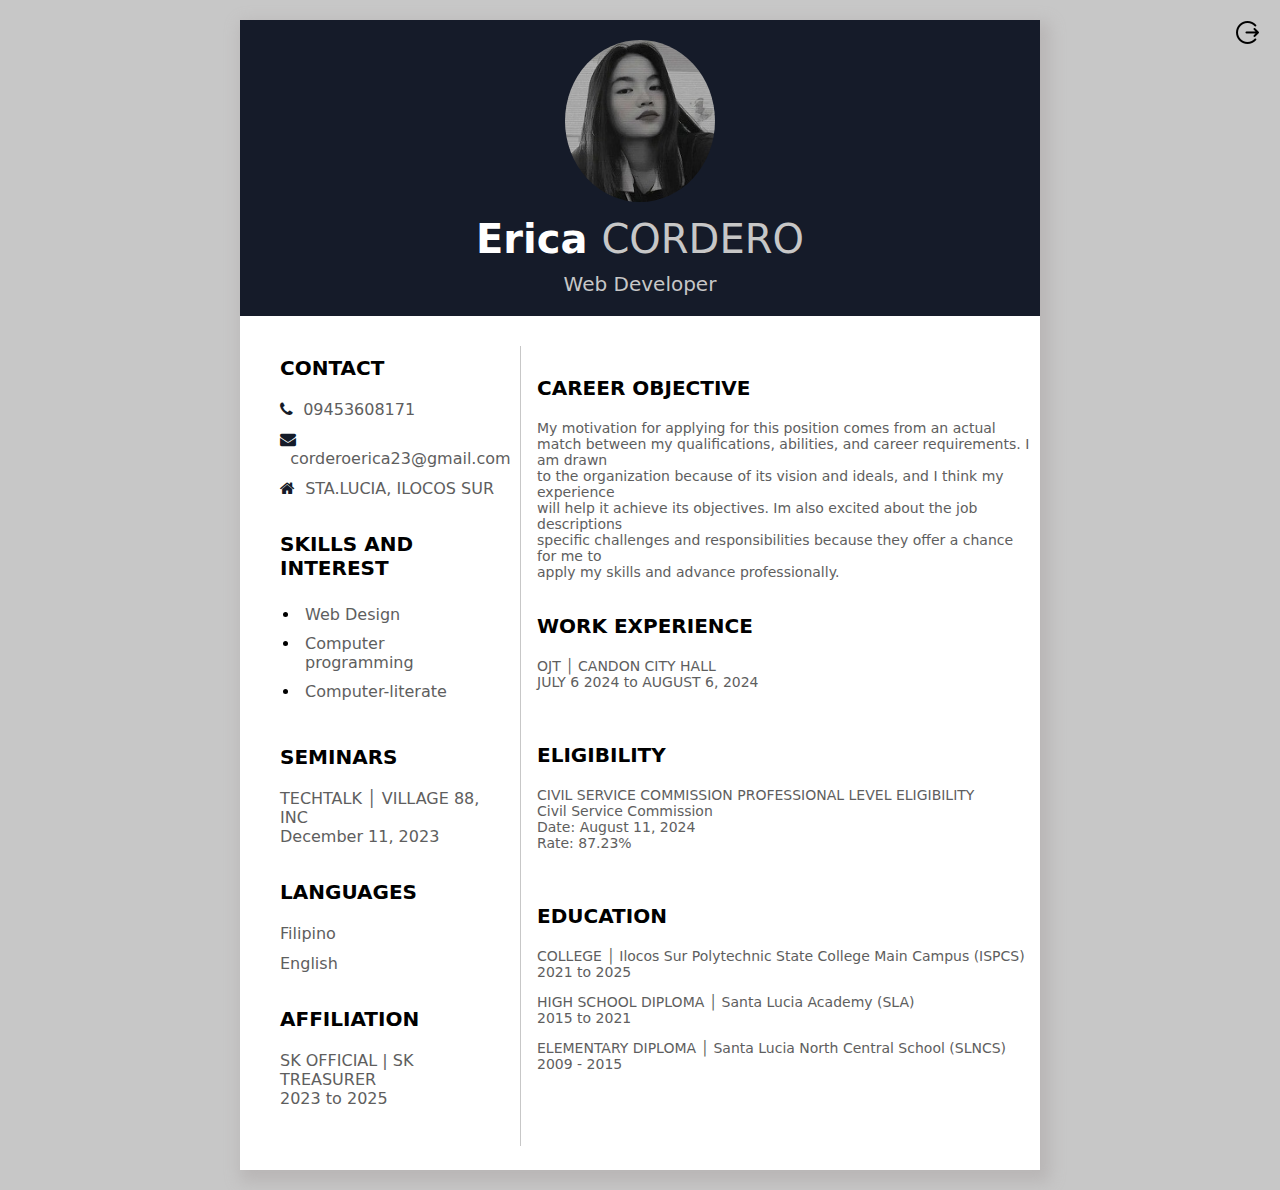
<file: resumes/Cordero/resume-cordero.html>
<!DOCTYPE html>
<html lang="en">
<head>
    <meta charset="UTF-8">
    <meta name="viewport" content="width=device-width, initial-scale=1.0">
    <link rel="stylesheet" href="https://cdnjs.cloudflare.com/ajax/libs/font-awesome/4.7.0/css/font-awesome.min.css">
    <link rel="stylesheet" href="resume.css">
    <title>Resume</title>
</head>
<body>

    <div class="main">
        <div class="top-section">
            <img src="Resume_profile.jpg" class="profile">
            <p class="p1">Erica <span>CORDERO</span></p>
            <p class="p2">Web Developer</p>
        </div>

        <div class="clearfix">

            <div class="col-div-4">
                <div class="content-box" style="padding-left: 40px;">
                    <p class="head">Contact</p>
                    <p class="p3"><i class="fa fa-phone"></i>&nbsp;&nbsp;09453608171</p>
                    <p class="p3"><i class="fa fa-envelope"></i>&nbsp;&nbsp;corderoerica23@gmail.com</p>
                    <p class="p3"><i class="fa fa-home"></i>&nbsp;&nbsp;STA.LUCIA, ILOCOS SUR</p>

                
                    <br/>

                    <p class="head">Skills and Interest</p>
                    <ul class="skills">
                        <li><span>Web Design</span></li>
                        <li><span>Computer programming</span></li>
                        <li><span>Computer-literate</span></li>
                    </ul>

                    <br/>
                    <p class="head">Seminars</p>
                    <p class="p3">TECHTALK │ VILLAGE 88, INC 
                        <br> December 11, 2023</p>

                    <br/>
                    <p class="head">Languages</p>
                    <p class="p3">Filipino</p>
                    <p class="p3">English</p>

                    <br/>
                    <p class="head">Affiliation</p>
                    <p class="p3">SK OFFICIAL | SK TREASURER
                        <br>2023 to 2025</p>

                </div>
            </div>
            <div class="line">

            </div>
            <div class="col-div-8">
                <div class="content-box"></div>
                    <p class="head">Career Objective</p>
                    <p class="p3" style="font-size: 14px;">
                        My motivation for applying for this position comes from an 
                        actual match between my qualifications, abilities, and career requirements.
                        I am drawn <br> to the organization because of its vision and ideals, 
                        and I think my experience <br> will help it achieve its objectives.
                        Im also excited about the job descriptions <br> specific challenges and 
                        responsibilities because they offer a chance for me to <br> apply  my skills 
                        and advance professionally.</p>

                        <br/>
                        <p class="head">Work Experience</p>
                        <p class="p-4">OJT │ CANDON CITY HALL <br>
                            JULY 6 2024 to AUGUST 6, 2024</p>
                        
                        <br/>
                        <p class="head">Eligibility</p>
                        <p class="p-4">CIVIL SERVICE COMMISSION PROFESSIONAL LEVEL ELIGIBILITY
                            <br>Civil Service Commission
                            <br>Date: August 11, 2024
                            <br>Rate: 87.23%</p>

                        <br/>
                        <p class="head">Education</p>
                        <p class="p-4">COLLEGE │ Ilocos Sur Polytechnic State College Main Campus (ISPCS)
                            <br>2021 to 2025</p>
                        <p class="p-4">HIGH SCHOOL DIPLOMA │ Santa Lucia Academy (SLA)
                            <br>2015 to 2021</p>
                        <p class="p-4">ELEMENTARY DIPLOMA │ Santa Lucia North Central School (SLNCS)
                            <br>2009 - 2015</p>
            </div>
        </div>
    </div>
    <!-- Icon at the upper right part of the page -->
    <div class="icon">
        <a href="C:\Users\Admin\Desktop\WebDev_Project\WebDev_Project\feed.html">
            <img src="icons8-logout-rounded-25.png" alt="Icon">
        </a>
    </div>
</body>
</html>
</file>
<file: css/styles.css>
/* Styling for the body and html */
body, html {
    margin: 0;
    padding: 0;
    height: 100%; /* Set height to 100% */
    /* Background image for the page */
    background-color: #edf2f4;
    background-size: cover;
    background-position: center;
    /* Font family for the page */
    font-family: 'Poppins', sans-serif;
}


/* Styling for the main login container */
.login-container {
    display: flex;
    justify-content: center;
    align-items: center;
    height: 100vh;
}



.signup_forgot-container{
    display: flex;
    justify-content: center;
    align-items: center;
    height: 100%;
    overflow-y: auto;
}

/* Styling for the main container holding the login form */
.container {
    display: flex;
    overflow: hidden;
    box-shadow: 0px 0px 10px rgba(0, 0, 0, 0.1);
    width: 100%; /* Change width to 100% */
    height: 100%; /* Change height to 100% */
}


/* Styling for the left column containing introductory information */
.left-column {
    display: flex;
    flex-direction: column;
    justify-content: center;
    align-items: center;
    width: 45%;
    padding: 30px;
    background-color: #f8f9fa;
}


/* Styling for the logo container */
.logo-container {
    margin-bottom: 15px;
}

  /* Styling for the logo image */
.logo-container img {
    max-width: 100%;
    height: auto;
    max-height: 120px;
}

.login-form {
    background-color: #f8f9fa;
    padding: 10px;
    border-radius: 20px;
    box-shadow: 0px 0px 10px rgba(0, 0, 0, 0.1);
    width: 90%;
    max-width: 350px;
    display: flex;
    flex-direction: column;
    align-items: center;
    flex-grow: 1;
    margin: 5px;
}


/* Styling for the form headings */
h1 {
    color: #6420AA;
    font-size: 30px;
    margin: 10px;
    text-align: center;
}

/* Styling for the input containers */
.input-container {
    position: relative;
    width: 100%;
    margin-bottom: 15px;
    left:0;
}



.input-container input {
    width: 100%;
    padding: 15px;
    border: none;
    border-radius: 25px;
    box-sizing: border-box;
    font-size: 18px;
    background-color: #ffffff;
    box-shadow: 0px 2px 5px rgba(0, 0, 0, 0.1);
    padding-left: 45px;
}

.input-container input::placeholder {
    color: #aaa;
}

.input-container input.username {
    background-image: url('images/icons8-username-30.png'); /* URL for username icon */
    background-repeat: no-repeat;
    background-size: 20px; /* Adjust icon size as needed */
    background-position: 15px center; /* Adjust icon position */

}

.input-container input.password {
    background-image: url('images/icons8-lock-24.png'); /* URL for password icon */
    background-repeat: no-repeat;
    background-size: 20px; /* Adjust icon size as needed */
    background-position: 15px center; /* Adjust icon position */
}

.password-toggle {
    position: absolute;
    top: 50%;
    right: 10px;
    transform: translateY(-50%);
    cursor: pointer;
}


.form-bottom {
    display: flex;
    justify-content: space-between;
    align-items: center;
    margin-bottom: 35px;
}

.form-bottom label {
    margin-right: 20px;
}

.forgot-password {
    color: #6420aa;
    text-decoration: none;
}

.forgot-password:hover {
    text-decoration: underline;
}


/* Styling for the login button */
.login-container .container .left-column form input[type="submit"] {
    width: 80%;
    padding: 15px;
    margin: 10px 0;
    border: none;
    border-radius: 25px;
    box-sizing: border-box;
    font-size: 20px;
    background-color: #6420aa;
    color: #fff;
    cursor: pointer;
    transition: background-color 0.3s;
}

.login-container .container .left-column form input[type="submit"]:hover {
    background-color: #33186b;
}

.right-column {
    width: 55%;
    background-image: url('images/0eb99ccdc16d48cbac2963ce77674f3e.jpg'); /* URL for password icon */
    background-repeat: no-repeat;
    background-size: cover; /* Change background-size to cover */
    display: flex;
    flex-direction: column;
    justify-content: center;
    align-items: center;
}


.image-container {
    width: 100%;
    max-height: 65%;
    overflow: hidden;
    display: flex;
    justify-content: center; /* Horizontally center the image */
    align-items: center; /* Vertically center the image */
}

.image-container img {
    max-width: 125%;
    max-height: 110%;
    width: auto;
    height: auto;
}




.signup-section {
    text-align: center;
    padding: 0 20px;
}

/* Styling for the form headings */
.signup-form h1 {
    color: #6420AA;
    font-size: 30px;
    margin: 0;
    text-align: center;
}

.signup-section h1 {
    color: #fff;
    font-size: 30px;
    margin-bottom: 0;
}

.signup-section p {
    color: #fff;
    font-size: 16px;
    margin-bottom: 5px;
}

/* Styling for the signup link button */
.signup-section .hollow-button {
    padding: 6px 18px;
    border: 2px solid #F5EEE6;
    border-radius: 20px;
    background-color: transparent;
    color: #F5EEE6;
    font-size: 14px;
    cursor: pointer;
    transition: color 0.3s, border-color 0.3s;
    text-decoration: none; /* Added text-decoration */
    display: inline-block; /* Added display */
}

/* Hover styling for the signup link button */
.signup-section .hollow-button:hover {
    color: #3c096c;
    border-color: #3c096c;
}

.signup_forgot-container.form-bottom {
    display: flex;
    justify-content: space-between;
    align-items: center;
    margin-bottom: 5px;
}
/* Add this CSS to your existing styles.css file or create a new one */

.signup_forgot-container {
    display: flex;
    justify-content: center;
    align-items: center;
    height: 100vh;
}

.signup-form {
    display: flex;
    flex-direction: column;
    align-items: center; /* Center items horizontally */
    background-color: #f8f9fa;
    padding: 10px;
    border-radius: 20px;
    box-shadow: 0px 0px 10px rgba(0, 0, 0, 0.1);
    width: 90%;
    max-width: 500px;
}

.signup-form h1 {
    color: #6420AA;
    text-align: center;
    margin-bottom: 10px;
}

.signup_forgot-container.left-column {
    display: flex;
    flex-direction: column;
    justify-content: center;
    align-items: center;
    width: 60%;
    padding: 10px;
    background-color: #f8f9fa;
}

.signup_forgot-container.right-column {
    width: 40%;
    background-image: url('images/0eb99ccdc16d48cbac2963ce77674f3e.jpg'); /* URL for password icon */
    background-repeat: no-repeat;
    background-size: cover; /* Change background-size to cover */
    display: flex;
    flex-direction: column;
    justify-content: center;
    align-items: center;
}

.input-group {
    display: flex;
    margin-bottom: 15px;
}

.input-column {
    flex: 1;
    margin-right: 10px;
}

.input-column:last-child {
    margin-right: 0;
}

.input-column input, .input-column select {
    width: 100%;
    padding: 10px;
    border-radius: 5px;
    border: 1px solid #ccc;
}

.terms-checkbox {
    margin-top: 10px;
    margin-bottom: 20px;
}

.terms-checkbox label {
    font-size: 14px;
}

.terms-checkbox input[type="checkbox"] {
    margin-right: 5px;
}

/* Styling for the login button */
.signup_forgot-container .container .left-column form input[type="submit"] {
    width: 80%;
    padding: 15px;
    margin: 10px 0;
    border: none;
    border-radius: 25px;
    box-sizing: border-box;
    font-size: 20px;
    background-color: #6420aa;
    color: #fff;
    cursor: pointer;
    transition: background-color 0.3s;
}

.signup_forgot-container .container .left-column form input[type="submit"]:hover {
    background-color: #33186b;
}

.feed {
    background-color: #e9ecef;
    display: flex;
    flex-direction: row;
    justify-content: center;
    width: 100%;
  }
  
  .feed .div {
    background-color: #e9ecef;
    width: 1920px;
    height: 1080px;
    position: relative;
  }
  
  .feed .input {
    position: absolute;
    width: 789px;
    height: 66px;
    top: 16px;
    left: 565px;
    background-color: #f5f5fa;
    border-radius: 40px;
    overflow: hidden;
    box-shadow: inset -5px -5px 10px #ffffff, inset 5px 5px 10px #aaaacc80, inset 2px 2px 4px #aaaacc40,
      inset -2px -2px 4px #ffffff80;
  }
  
  .feed .overlap-group {
    position: relative;
    width: 757px;
    height: 66px;
    left: 32px;
  }
  
  .feed .text-wrapper {
    position: absolute;
    width: 693px;
    height: 40px;
    top: 12px;
    left: 0;
    opacity: 0.6;
    font-family: "Poppins-Light", Helvetica;
    font-weight: 300;
    color: #7878aa;
    font-size: 30px;
    letter-spacing: 0;
    line-height: 40px;
  }
  
  .feed .button {
    position: absolute;
    width: 67px;
    height: 66px;
    top: 0;
    left: 690px;
  }
  
  .feed .overlap {
    position: absolute;
    width: 421px;
    height: 440px;
    top: 158px;
    left: 1483px;
    background-color: #f7f9f9;
    border-radius: 30px;
    box-shadow: 0px 4px 4px #00000040;
  }
  
  .feed .overlap-2 {
    position: absolute;
    width: 421px;
    height: 67px;
    top: 0;
    left: 0;
  }
  
  .feed .rectangle {
    width: 421px;
    height: 66px;
    top: 0;
    background-color: #4361ee;
    border-radius: 30px 30px 0px 0px;
    position: absolute;
    left: 0;
    box-shadow: 0px 4px 4px #00000040;
  }
  
  .feed .text-wrapper-2 {
    position: absolute;
    width: 259px;
    top: 7px;
    left: 11px;
    font-family: "Poppins-Bold", Helvetica;
    font-weight: 700;
    color: #02010a;
    font-size: 35px;
    letter-spacing: 1px;
    line-height: normal;
  }
  
  .feed .text-wrapper-3 {
    position: absolute;
    width: 165px;
    top: 108px;
    left: 89px;
    font-family: "Poppins-Bold", Helvetica;
    font-weight: 700;
    color: #02010a;
    font-size: 20px;
    letter-spacing: 1px;
    line-height: normal;
    white-space: nowrap;
  }
  
  .feed .text-wrapper-4 {
    width: 165px;
    top: 197px;
    left: 89px;
    font-size: 20px;
    position: absolute;
    font-family: "Poppins-Bold", Helvetica;
    font-weight: 700;
    color: #02010a;
    letter-spacing: 1px;
    line-height: normal;
    white-space: nowrap;
  }
  
  .feed .text-wrapper-5 {
    position: absolute;
    width: 165px;
    top: 282px;
    left: 89px;
    font-family: "Poppins-Bold", Helvetica;
    font-weight: 700;
    color: #02010a;
    font-size: 20px;
    letter-spacing: 1px;
    line-height: normal;
    white-space: nowrap;
  }
  
  .feed .text-wrapper-6 {
    position: absolute;
    width: 165px;
    top: 366px;
    left: 91px;
    font-family: "Poppins-Bold", Helvetica;
    font-weight: 700;
    color: #02010a;
    font-size: 20px;
    letter-spacing: 1px;
    line-height: normal;
    white-space: nowrap;
  }
  
  .feed .group {
    position: absolute;
    width: 68px;
    height: 68px;
    top: 87px;
    left: 11px;
    background-image: url(./img/image-17.png);
    background-size: cover;
    background-position: 50% 50%;
  }
  
  .feed .signupbutton {
    top: 109px;
    left: 305px;
    position: absolute;
    width: 105px;
    height: 37px;
  }
  
  .feed .div-wrapper {
    position: relative;
    width: 103px;
    height: 37px;
    border-radius: 70px;
    border: 1px solid;
    border-color: #f9fbfd;
    box-shadow: 0px 4px 4px #1200ff40;
    background: linear-gradient(180deg, rgb(58, 12, 163) 0%, rgb(36, 0, 70) 100%);
  }
  
  .feed .text-wrapper-7 {
    position: absolute;
    width: 76px;
    top: 3px;
    left: 14px;
    font-family: "Poppins-Bold", Helvetica;
    font-weight: 700;
    color: #f9fafc;
    font-size: 20px;
    letter-spacing: 1px;
    line-height: normal;
  }
  
  .feed .overlap-wrapper {
    top: 194px;
    left: 309px;
    position: absolute;
    width: 105px;
    height: 37px;
  }
  
  .feed .overlap-group-wrapper {
    top: 279px;
    left: 307px;
    position: absolute;
    width: 105px;
    height: 37px;
  }
  
  .feed .signupbutton-2 {
    top: 363px;
    left: 308px;
    position: absolute;
    width: 105px;
    height: 37px;
  }
  
  .feed .image {
    width: 68px;
    height: 68px;
    top: 176px;
    left: 11px;
    position: absolute;
    object-fit: cover;
  }
  
  .feed .img {
    width: 68px;
    height: 68px;
    top: 264px;
    left: 11px;
    position: absolute;
    object-fit: cover;
  }
  
  .feed .image-2 {
    width: 68px;
    height: 68px;
    top: 353px;
    left: 11px;
    position: absolute;
    object-fit: cover;
  }
  
  .feed .overlap-3 {
    position: absolute;
    width: 421px;
    height: 418px;
    top: 638px;
    left: 1483px;
    background-color: #f7f9f9;
    border-radius: 30px;
    box-shadow: 0px 4px 4px #00000040;
  }
  
  .feed .overlap-4 {
    position: absolute;
    width: 130px;
    height: 118px;
    top: 105px;
    left: 56px;
    background-color: #9683ec;
    border-radius: 30px;
    box-shadow: 0px 4px 4px #00000040;
  }
  
  .feed .text-wrapper-8 {
    position: absolute;
    width: 75px;
    top: 81px;
    left: 27px;
    font-family: "Poppins-Bold", Helvetica;
    font-weight: 700;
    color: #02010a;
    font-size: 20px;
    letter-spacing: 1px;
    line-height: normal;
    white-space: nowrap;
  }
  
  .feed .hiking {
    position: absolute;
    width: 50px;
    height: 50px;
    top: 26px;
    left: 40px;
    object-fit: cover;
  }
  
  .feed .overlap-5 {
    position: absolute;
    width: 130px;
    height: 118px;
    top: 252px;
    left: 56px;
    background-color: #ffcf70;
    border-radius: 30px;
    box-shadow: 0px 4px 4px #00000040;
  }
  
  .feed .text-wrapper-9 {
    position: absolute;
    width: 104px;
    top: 80px;
    left: 17px;
    font-family: "Poppins-Bold", Helvetica;
    font-weight: 700;
    color: #02010a;
    font-size: 20px;
    letter-spacing: 1px;
    line-height: normal;
    white-space: nowrap;
  }
  
  .feed .cooking-pot {
    position: absolute;
    width: 50px;
    height: 50px;
    top: 31px;
    left: 40px;
    object-fit: cover;
  }
  
  .feed .overlap-6 {
    position: absolute;
    width: 421px;
    height: 83px;
    top: 0;
    left: 0;
    background-color: #4361ee;
    border-radius: 30px 30px 0px 0px;
    box-shadow: 0px 4px 4px #00000040;
  }
  
  .feed .text-wrapper-10 {
    position: absolute;
    width: 365px;
    top: 15px;
    left: 21px;
    font-family: "Poppins-Bold", Helvetica;
    font-weight: 700;
    color: #02010a;
    font-size: 35px;
    letter-spacing: 1px;
    line-height: normal;
  }
  
  .feed .overlap-7 {
    position: absolute;
    width: 130px;
    height: 118px;
    top: 105px;
    left: 224px;
    background-color: #4895ef;
    border-radius: 30px;
    box-shadow: 0px 4px 4px #00000040;
  }
  
  .feed .text-wrapper-11 {
    position: absolute;
    width: 107px;
    top: 79px;
    left: 23px;
    font-family: "Poppins-Bold", Helvetica;
    font-weight: 700;
    color: #02010a;
    font-size: 20px;
    letter-spacing: 1px;
    line-height: normal;
    white-space: nowrap;
  }
  
  .feed .fashion {
    position: absolute;
    width: 50px;
    height: 50px;
    top: 26px;
    left: 48px;
    object-fit: cover;
  }
  
  .feed .overlap-8 {
    position: absolute;
    width: 130px;
    height: 118px;
    top: 252px;
    left: 229px;
    background-color: #f992ad;
    border-radius: 30px;
    box-shadow: 0px 4px 4px #00000040;
  }
  
  .feed .text-wrapper-12 {
    position: absolute;
    width: 81px;
    top: 82px;
    left: 27px;
    font-family: "Poppins-Bold", Helvetica;
    font-weight: 700;
    color: #02010a;
    font-size: 20px;
    letter-spacing: 1px;
    line-height: normal;
    white-space: nowrap;
  }
  
  .feed .fitness {
    position: absolute;
    width: 50px;
    height: 50px;
    top: 31px;
    left: 43px;
    object-fit: cover;
  }
  
  .feed .overlap-9 {
    position: absolute;
    width: 427px;
    height: 1080px;
    top: 0;
    left: 0;
    background-color: #f7f9f9;
  }
  
  .feed .photo {
    position: absolute;
    width: 276px;
    height: 68px;
    top: 28px;
    left: 76px;
    object-fit: cover;
  }
  
  .feed .text-wrapper-13 {
    position: absolute;
    width: 259px;
    top: 142px;
    left: 106px;
    font-family: "Poppins-Bold", Helvetica;
    font-weight: 700;
    color: #02010a;
    font-size: 32px;
    letter-spacing: 1px;
    line-height: normal;
    white-space: nowrap;
  }
  
  .feed .text-wrapper-14 {
    top: 257px;
    font-family: "Poppins-Bold", Helvetica;
    font-weight: 700;
    white-space: nowrap;
    position: absolute;
    width: 259px;
    left: 111px;
    color: #02010a;
    font-size: 32px;
    letter-spacing: 1px;
    line-height: normal;
  }
  
  .feed .text-wrapper-15 {
    position: absolute;
    width: 259px;
    top: 371px;
    left: 111px;
    font-family: "Poppins-Medium", Helvetica;
    font-weight: 500;
    color: #02010a;
    font-size: 32px;
    letter-spacing: 1px;
    line-height: normal;
  }
  
  .feed .text-wrapper-16 {
    position: absolute;
    width: 259px;
    top: 479px;
    left: 111px;
    font-family: "Poppins-Medium", Helvetica;
    font-weight: 500;
    color: #02010a;
    font-size: 32px;
    letter-spacing: 1px;
    line-height: normal;
  }
  
  .feed .text-wrapper-17 {
    top: 884px;
    font-family: "Poppins-Medium", Helvetica;
    font-weight: 500;
    position: absolute;
    width: 259px;
    left: 111px;
    color: #02010a;
    font-size: 32px;
    letter-spacing: 1px;
    line-height: normal;
  }
  
  .feed .text-wrapper-18 {
    position: absolute;
    width: 259px;
    top: 775px;
    left: 111px;
    font-family: "Poppins-Medium", Helvetica;
    font-weight: 500;
    color: #02010a;
    font-size: 32px;
    letter-spacing: 1px;
    line-height: normal;
    white-space: nowrap;
  }
  
  .feed .text-wrapper-19 {
    position: absolute;
    width: 259px;
    top: 582px;
    left: 111px;
    font-family: "Poppins-Medium", Helvetica;
    font-weight: 500;
    color: #02010a;
    font-size: 32px;
    letter-spacing: 1px;
    line-height: normal;
    white-space: nowrap;
  }
  
  .feed .text-wrapper-20 {
    position: absolute;
    width: 310px;
    top: 676px;
    left: 111px;
    font-family: "Poppins-Medium", Helvetica;
    font-weight: 500;
    color: #02010a;
    font-size: 32px;
    letter-spacing: 1px;
    line-height: normal;
    white-space: nowrap;
  }
  
  .feed .image-3 {
    width: 66px;
    height: 66px;
    top: 129px;
    left: 32px;
    position: absolute;
    object-fit: cover;
  }
  
  .feed .home {
    position: absolute;
    width: 70px;
    height: 70px;
    top: 242px;
    left: 31px;
    object-fit: cover;
  }
  
  .feed .explore {
    position: absolute;
    width: 70px;
    height: 70px;
    top: 355px;
    left: 31px;
    object-fit: cover;
  }
  
  .feed .planner {
    position: absolute;
    width: 70px;
    height: 70px;
    top: 567px;
    left: 31px;
    object-fit: cover;
  }
  
  .feed .recent {
    position: absolute;
    width: 70px;
    height: 70px;
    top: 666px;
    left: 31px;
    object-fit: cover;
  }
  
  .feed .video {
    position: absolute;
    width: 70px;
    height: 70px;
    top: 468px;
    left: 31px;
    object-fit: cover;
  }
  
  .feed .more {
    position: absolute;
    width: 70px;
    height: 70px;
    top: 874px;
    left: 36px;
    object-fit: cover;
  }
  
  .feed .bookmark {
    width: 70px;
    height: 70px;
    top: 765px;
    left: 31px;
    position: absolute;
    object-fit: cover;
  }
  
  .feed .overlap-10 {
    position: absolute;
    width: 500px;
    height: 241px;
    top: 193px;
    left: 446px;
    background-color: #f7f9f9;
    border-radius: 30px;
    box-shadow: 0px 4px 4px #00000040;
  }
  
  .feed .text-wrapper-21 {
    position: absolute;
    width: 304px;
    top: 18px;
    left: 73px;
    font-family: "Poppins-Bold", Helvetica;
    font-weight: 700;
    color: #02010a;
    font-size: 20px;
    letter-spacing: 1px;
    line-height: normal;
    white-space: nowrap;
  }
  
  .feed .text-wrapper-22 {
    top: 18px;
    left: 458px;
    position: absolute;
    width: 37px;
    font-family: "Poppins-Bold", Helvetica;
    font-weight: 700;
    color: #02010a;
    font-size: 20px;
    letter-spacing: 1px;
    line-height: normal;
    white-space: nowrap;
  }
  
  .feed .image-4 {
    width: 57px;
    height: 58px;
    top: 7px;
    left: 10px;
    position: absolute;
    object-fit: cover;
  }
  
  .feed .image-5 {
    position: absolute;
    width: 342px;
    height: 176px;
    top: 56px;
    left: 85px;
    object-fit: cover;
  }
  
  .feed .overlap-11 {
    position: absolute;
    width: 1017px;
    height: 579px;
    top: 477px;
    left: 446px;
  }
  
  .feed .overlap-12 {
    position: absolute;
    width: 1017px;
    height: 578px;
    top: 1px;
    left: 0;
  }
  
  .feed .rectangle-2 {
    width: 1017px;
    height: 498px;
    top: 80px;
    background-color: #d7d7d733;
    border-radius: 30px;
    position: absolute;
    left: 0;
    box-shadow: 0px 4px 4px #00000040;
  }
  
  .feed .text-wrapper-23 {
    width: 304px;
    top: 87px;
    left: 18px;
    font-size: 25px;
    position: absolute;
    font-family: "Poppins-Bold", Helvetica;
    font-weight: 700;
    color: #02010a;
    letter-spacing: 1px;
    line-height: normal;
    white-space: nowrap;
  }
  
  .feed .image-6 {
    width: 124px;
    height: 124px;
    top: 0;
    left: 445px;
    position: absolute;
    object-fit: cover;
  }
  
  .feed .image-7 {
    width: 904px;
    height: 346px;
    top: 144px;
    left: 57px;
    position: absolute;
    object-fit: cover;
  }
  
  .feed .heart {
    position: absolute;
    width: 30px;
    height: 30px;
    top: 496px;
    left: 57px;
    object-fit: cover;
  }
  
  .feed .comment {
    position: absolute;
    width: 30px;
    height: 30px;
    top: 496px;
    left: 140px;
    object-fit: cover;
  }
  
  .feed .share {
    position: absolute;
    width: 30px;
    height: 30px;
    top: 496px;
    left: 223px;
    object-fit: cover;
  }
  
  .feed .icons-bookmark {
    width: 30px;
    height: 30px;
    top: 495px;
    left: 913px;
    position: absolute;
    object-fit: cover;
  }
  
  .feed .text-wrapper-24 {
    left: 96px;
    position: absolute;
    width: 30px;
    top: 492px;
    font-family: "Poppins-Light", Helvetica;
    font-weight: 300;
    color: #02010a;
    font-size: 27px;
    letter-spacing: 1px;
    line-height: normal;
  }
  
  .feed .text-wrapper-25 {
    position: absolute;
    width: 828px;
    top: 532px;
    left: 57px;
    font-family: "Poppins-Light", Helvetica;
    font-weight: 300;
    color: #02010a;
    font-size: 20px;
    letter-spacing: 1px;
    line-height: normal;
  }
  
  .feed .text-wrapper-26 {
    left: 179px;
    position: absolute;
    width: 30px;
    top: 492px;
    font-family: "Poppins-Light", Helvetica;
    font-weight: 300;
    color: #02010a;
    font-size: 27px;
    letter-spacing: 1px;
    line-height: normal;
  }
  
  .feed .text-wrapper-27 {
    position: absolute;
    width: 339px;
    top: 0;
    left: 0;
    font-family: "Poppins-Bold", Helvetica;
    font-weight: 700;
    color: #02010a;
    font-size: 40px;
    letter-spacing: 1px;
    line-height: normal;
  }
  
  .feed .overlap-13 {
    position: absolute;
    width: 506px;
    height: 241px;
    top: 196px;
    left: 968px;
  }
  
  .feed .rectangle-3 {
    width: 500px;
    height: 241px;
    top: 0;
    background-color: #f7f9f9;
    border-radius: 30px;
    position: absolute;
    left: 0;
    box-shadow: 0px 4px 4px #00000040;
  }
  
  .feed .text-wrapper-28 {
    top: 20px;
    left: 469px;
    position: absolute;
    width: 37px;
    font-family: "Poppins-Bold", Helvetica;
    font-weight: 700;
    color: #02010a;
    font-size: 20px;
    letter-spacing: 1px;
    line-height: normal;
    white-space: nowrap;
  }
  
  .feed .text-wrapper-29 {
    position: absolute;
    width: 339px;
    top: 113px;
    left: 446px;
    font-family: "Poppins-Bold", Helvetica;
    font-weight: 700;
    color: #02010a;
    font-size: 40px;
    letter-spacing: 1px;
    line-height: normal;
  }
  
  .feed .text-wrapper-30 {
    position: absolute;
    width: 117px;
    top: 127px;
    left: 1326px;
    font-family: "Poppins-Regular", Helvetica;
    font-weight: 400;
    color: #7161ef;
    font-size: 27px;
    letter-spacing: 1px;
    line-height: normal;
  }
  
  .feed .chat-bubble {
    position: absolute;
    width: 70px;
    height: 70px;
    top: 8px;
    left: 1571px;
    object-fit: cover;
  }
  
  .feed .notification {
    position: absolute;
    width: 70px;
    height: 70px;
    top: 8px;
    left: 1658px;
    object-fit: cover;
  }
  
  .feed .settings {
    position: absolute;
    width: 80px;
    height: 75px;
    top: 6px;
    left: 1823px;
    object-fit: cover;
  }
  
  .feed .plus-sign {
    position: absolute;
    width: 70px;
    height: 70px;
    top: 8px;
    left: 1484px;
    object-fit: cover;
  }
  
  .feed .line {
    position: absolute;
    width: 2px;
    height: 1080px;
    top: 0;
    left: 427px;
  }

  .input-container .email{
    width:100%;
  }

  /*ADDED STYLES FOR RECOVERY/FORGOT PAGE*/
    /*NOTE:signup-container changed into signup_forgot-container*/

/*icon behind confirm password*/
  .input-container input.confirm-password {
    background-image: url('images/icons8-lock-24.png'); /* URL for confirm password icon */
    background-repeat: no-repeat;
    background-size: 20px; /* Adjust icon size as needed */
    background-position: 15px center; /* Adjust icon position */
  }

/*icon behine phone number*/
  .input-container input.phone-number {
    background-image: url('images/icons8-phone-30.png'); /* URL for phone icon */
    background-repeat: no-repeat;
    background-size: 20px; /* Adjust icon size as needed */
    background-position: 15px center; /* Adjust icon position */
  }

/*icon behid birthday*/
  .input-container input.birth-date {
    background-image: url('images/icons8-date-50.png'); /* URL for calendar icon */
    background-repeat: no-repeat;
    background-size: 20px; /* Adjust icon size as needed */
    background-position: 15px center; /* Adjust icon position */
  }

/*icon behind email*/
.input-container input.email {
  background-image: url('images/icons8-email-30.png'); /* URL for email icon */
  background-repeat: no-repeat;
  background-size: 20px; /* Adjust icon size as needed */
  background-position: 15px center; /* Adjust icon position */
}

/*ADDED DROPDOW MENU IN SETTINGS*/


.dropdown{
    position:relative;
    float: right;
  }

.dropdown .menu-btn{
    background-color: transparent;
    margin:.5rem;
    margin-left:0;
    background-color:none;
    padding:10px;
    border: none;
    cursor: pointer;
}

.dropdown .menu{
    height: 200px;
    display:none;
    position:absolute;
    /*background-color: #4361ee;*/
    background-color: rgb(185, 173, 230);
    border-radius: 15px;
    min-width:300px;
    box-shadow: 0px 4px 4px #00000040;
    right:0;
    margin:1rem;
    cursor: pointer;
    top:50px;

}

.menu a{
  color:white;
  padding: 20px 16px;
  text-decoration: none;
  display:flex;
  font-size:25px;
  font-family: "Poppins-Bold", Helvetica;
  gap:1rem;
  font-weight: 700;
  letter-spacing: 1px;
  margin-top: 20px;
}

.dropdown:hover .menu{
  display:block;
}

.dropdown .menu a:hover {
  background-color: rgb(121, 125, 179);
  border-radius: 15px;
}
</file>
<file: css/cordero-style.css>
body{
    margin: 0px;
    padding: 0px;
    background-image: radial-gradient(#c7c7c7 25%, #c7c7c7 74%);
    font-family: system-ui;
}
.clearfix{
    clear: both;

}
.main{
    height: 1150px;
    width: 800px;
    background-color: white;
    box-shadow: 5px 7px 15px 5px #b9b6b6;
    margin: 20px auto;
}
.top-section{
    background-color: #151b29;
    text-align: center;
    padding: 20px;
}
.profile{
    width: 150px;
    border-radius: 50%;
}
.p1{
    color: white;
    font-size: 40px;
    font-weight: bold;
    margin: 0px;
    margin-top: 10px;
}
.p1 span{
    font-weight: 100;
    color: #c7c7c7;
}
.p2{
    font-size: 20px;
    color: #c7c7c7;
    margin: 0px;
    margin-top: 10px;
}
.col-div-4{
    width: 35%;
    float: left;
}
.col-div-8{
    width: 62%;
    float: left;
}
.line{
    border-left: 1px solid #c7c7c7;
    height: 800px;
    width: 2%;
    margin-top: 30px;
    float: left;
}
.content-box{
    padding: 20px;
}
.head{
    font-size: 20px;
    text-transform: uppercase;
    font-weight: 600;
}
.p3{
    color: #5e5e5e;
    margin-bottom: -5px;
}
.fa{
    color: #151b29;
}
.skills{
    margin-left: -20px;
    margin-bottom: 0px;
}
.skills li{
    padding: 5px;
}
.skills li span{
    color:  #5e5e5e;
}
.p-4{
    font-size: 14px;
    color:  #5e5e5e;
}

.icon {
    position: fixed;
    top: 20px; /* Adjust the top position as needed */
    right: 20px; /* Adjust the right position as needed */
    z-index: 9999; /* Ensure it's above other content */
}
</file>
<file: css/maria-style.css>
/*this is the body styling*/
body {
    background: #BFCCB5;/*the background set into a shades of a green */
    display:flex; /* to flex layout*/
    justify-content:center ;/* justify content into center*/
    align-items: center;/* allign items into center*/
    margin: 10%;/* set the margin around the body into 10 %*/
    max-width: auto;/* set maximum width into auto*/
    max-height: auto;/* set maximum height into auto*/
    font-family: "Poppins", sans-serif;
}

/*this is the container styling*/
#container {
    position:relative;/* relative positioning */
    width:auto;/* set width to automatic adjust*/
    height: auto;/* set height into automatic adjust*/
    max-width:700px;/* set maximum width of container into 700px*/
    min-height: 80px;/* set maximum height of container into 800px*/
    box-shadow: 0 35px 55px (0,0,0,0,1);/*use to have a box shadow*/

}

/*this is a styling for the right column*/
#d2 h1{
    text-align: center; /* text set into center alignment*/
    text-indent: 0;/* text set into 0 indentation*/
}

/*this is the right column styling*/
#d1 {
    position:relative;
    text-indent: 8px;
    background-color:#FFB000;
    color: black;
    width: 30%;
    float:left;
    height:900px;
    overflow-wrap: break-word;
    
    
}

/*this is the image styling in the lefy column */
#d1 #img{
    position:relative;
    width:  120px;
    height: 120px;
    border-radius: 50%;
    margin-top: 10%;
    margin-left: 20%;
    display: flex;

    

}
/*this is the contact info styling*/
#contactinfo{
    font-size: 80%;
}
#phone{/*this is the phone number styling*/
    font-weight: bold;
}
#email{/*this is the  email styling*/
    font-weight: bold;
}
#address{/*this is the address styling*/
    font-weight: bold;
}
#personinfo{/*this is the personal info styling*/
    font-size: 95%;
}

#bdate{/*this is the birthday styling*/
    font-weight: bold;

}
#status{/*this is the status styling*/
    font-weight: bold;
}
#citizen{/*this is the citizen styling*/
    font-weight: bold;
}

#skills{/*this is the skills styling*/
    font-size: 95%;
    list-style: none;
}
#listS{/*this is the list sor seminars and trainings styling*/
    font-size: 93%;
    text-indent: 0;
}

#lang{/*this is the secotion for language in column 2 pr the left column to */
    font-size: 95%;
}
#listE{/*this is a styling for list for the section of language*/
    font-size: 93%;
    text-indent: 0;
}


/*this is a styling for list specific in definition term */
dt{
    font-size: 85%;
}

li{/*this is a styling for list */
    font-size: 90%;
}

#d2 dt{/*this is a styling for definition term in the left column*/
    font-size: 90%;

}/*this is a styling for list specific in dfinition description */

/*this is a styling for list specific in sefinition terms under column in the right */
#d2 dd{
    text-align: left;
}

/*this is a styling for the left column*/
#d2{
    position:relative;
    text-indent: 4px;
    background-color:#F5F5DC;
    color: black; 
    width: 70%;
    float:right;
    height: 900px;

    overflow-wrap: break-word;
}

/*this is a styling for the left column in the class id name */
#d2 #name{
    position: relative;
    display: flex;
    flex-direction: column;
    align-items:center;
    
}
/*this is a styling for the profile description or objective*/
#paragraph {
    font-size:70%;
    letter-spacing: 1px;
}
/*this is a styling for the profile description*/
#profile{
    padding:10px;
}
/*this is a styling for my full name */
#d2 h1{

    color:black;
    font-size: 275%;
    margin-top: 20px;
    text-align:center;
    font-weight:600;
    line-height: 1.3em;
}
/*this is a styling for the id ed*/
#ed h3{
    font-size: 60%;
    font-weight:bold;
}
/*this is a styling for educationa background section */
#education {
    font-size:80%;
}

#semtrain h3{/*this is a styling for seminars amd trainings */
    font-size: 60%;
    font-weight:bold;
}
#seminartrain dd{/*this is a styling for seminars amd trainings, and thedefinition description  */
    font-size:80%;
    text-indent: 0;
}


#seminartrain li{
    font-size: 85%;
}
#reference dt{ /*this is a styling for the list references */
    font-size:80%;
    text-indent: 10px;
    padding-left: 20px;
}

#ref h3 {/*this is a styling for references */
    font-size: 70%;
    margin-bottom: 30%;
}

.icon {
    position: fixed;
    top: 30px; /* Adjust the top position as needed */
    right: 20px; /* Adjust the right position as needed */
    z-index: 9999; /* Ensure it's above other content */
}
</file>
<file: styles.css>
/* Styling for the body and html */
body, html {
    margin: 0;
    padding: 0;
    height: 100%; /* Set height to 100% */
    /* Background image for the page */
    background-color: #edf2f4;
    background-size: cover;
    background-position: center;
    /* Font family for the page */
    font-family: 'Poppins', sans-serif;
}


/* Styling for the main login container */
.login-container {
    display: flex;
    justify-content: center;
    align-items: center;
    height: 100vh;
}



.signup_forgot-container{
    display: flex;
    justify-content: center;
    align-items: center;
    height: 100%;
    overflow-y: auto;
}

/* Styling for the main container holding the login form */
.container {
    display: flex;
    overflow: hidden;
    box-shadow: 0px 0px 10px rgba(0, 0, 0, 0.1);
    width: 100%; /* Change width to 100% */
    height: 100%; /* Change height to 100% */
}


/* Styling for the left column containing introductory information */
.left-column {
    display: flex;
    flex-direction: column;
    justify-content: center;
    align-items: center;
    width: 45%;
    padding: 30px;
    background-color: #f8f9fa;
}


/* Styling for the logo container */
.logo-container {
    margin-bottom: 15px;
}

  /* Styling for the logo image */
.logo-container img {
    max-width: 100%;
    height: auto;
    max-height: 120px;
}

.login-form {
    background-color: #f8f9fa;
    padding: 10px;
    border-radius: 20px;
    box-shadow: 0px 0px 10px rgba(0, 0, 0, 0.1);
    width: 90%;
    max-width: 350px;
    display: flex;
    flex-direction: column;
    align-items: center;
    flex-grow: 1;
    margin: 5px;
}


/* Styling for the form headings */
h1 {
    color: #6420AA;
    font-size: 30px;
    margin: 10px;
    text-align: center;
}

/* Styling for the input containers */
.input-container {
    position: relative;
    width: 100%;
    margin-bottom: 15px;
    left:0;
}



.input-container input {
    width: 100%;
    padding: 15px;
    border: none;
    border-radius: 25px;
    box-sizing: border-box;
    font-size: 18px;
    background-color: #ffffff;
    box-shadow: 0px 2px 5px rgba(0, 0, 0, 0.1);
    padding-left: 45px;
}

.input-container input::placeholder {
    color: #aaa;
}

.input-container input.username {
    background-image: url('images/icons8-username-30.png'); /* URL for username icon */
    background-repeat: no-repeat;
    background-size: 20px; /* Adjust icon size as needed */
    background-position: 15px center; /* Adjust icon position */

}

.input-container input.password {
    background-image: url('images/icons8-lock-24.png'); /* URL for password icon */
    background-repeat: no-repeat;
    background-size: 20px; /* Adjust icon size as needed */
    background-position: 15px center; /* Adjust icon position */
}

.password-toggle {
    position: absolute;
    top: 50%;
    right: 10px;
    transform: translateY(-50%);
    cursor: pointer;
}


.form-bottom {
    display: flex;
    justify-content: space-between;
    align-items: center;
    margin-bottom: 35px;
}

.form-bottom label {
    margin-right: 20px;
}

.forgot-password {
    color: #6420aa;
    text-decoration: none;
}

.forgot-password:hover {
    text-decoration: underline;
}


/* Styling for the login button */
.login-container .container .left-column form input[type="submit"] {
    width: 80%;
    padding: 15px;
    margin: 10px 0;
    border: none;
    border-radius: 25px;
    box-sizing: border-box;
    font-size: 20px;
    background-color: #6420aa;
    color: #fff;
    cursor: pointer;
    transition: background-color 0.3s;
}

.login-container .container .left-column form input[type="submit"]:hover {
    background-color: #33186b;
}

.right-column {
    width: 55%;
    background-image: url('images/0eb99ccdc16d48cbac2963ce77674f3e.jpg'); /* URL for password icon */
    background-repeat: no-repeat;
    background-size: cover; /* Change background-size to cover */
    display: flex;
    flex-direction: column;
    justify-content: center;
    align-items: center;
}


.image-container {
    width: 100%;
    max-height: 65%;
    overflow: hidden;
    display: flex;
    justify-content: center; /* Horizontally center the image */
    align-items: center; /* Vertically center the image */
}

.image-container img {
    max-width: 125%;
    max-height: 110%;
    width: auto;
    height: auto;
}




.signup-section {
    text-align: center;
    padding: 0 20px;
}

/* Styling for the form headings */
.signup-form h1 {
    color: #6420AA;
    font-size: 30px;
    margin: 0;
    text-align: center;
}

.signup-section h1 {
    color: #fff;
    font-size: 30px;
    margin-bottom: 0;
}

.signup-section p {
    color: #fff;
    font-size: 16px;
    margin-bottom: 5px;
}

/* Styling for the signup link button */
.signup-section .hollow-button {
    padding: 6px 18px;
    border: 2px solid #F5EEE6;
    border-radius: 20px;
    background-color: transparent;
    color: #F5EEE6;
    font-size: 14px;
    cursor: pointer;
    transition: color 0.3s, border-color 0.3s;
    text-decoration: none; /* Added text-decoration */
    display: inline-block; /* Added display */
}

/* Hover styling for the signup link button */
.signup-section .hollow-button:hover {
    color: #3c096c;
    border-color: #3c096c;
}

.signup_forgot-container.form-bottom {
    display: flex;
    justify-content: space-between;
    align-items: center;
    margin-bottom: 5px;
}
/* Add this CSS to your existing styles.css file or create a new one */

.signup_forgot-container {
    display: flex;
    justify-content: center;
    align-items: center;
    height: 100vh;
}

.signup-form {
    display: flex;
    flex-direction: column;
    align-items: center; /* Center items horizontally */
    background-color: #f8f9fa;
    padding: 10px;
    border-radius: 20px;
    box-shadow: 0px 0px 10px rgba(0, 0, 0, 0.1);
    width: 90%;
    max-width: 500px;
}

.signup-form h1 {
    color: #6420AA;
    text-align: center;
    margin-bottom: 10px;
}

.signup_forgot-container.left-column {
    display: flex;
    flex-direction: column;
    justify-content: center;
    align-items: center;
    width: 60%;
    padding: 10px;
    background-color: #f8f9fa;
}

.signup_forgot-container.right-column {
    width: 40%;
    background-image: url('images/0eb99ccdc16d48cbac2963ce77674f3e.jpg'); /* URL for password icon */
    background-repeat: no-repeat;
    background-size: cover; /* Change background-size to cover */
    display: flex;
    flex-direction: column;
    justify-content: center;
    align-items: center;
}

.input-group {
    display: flex;
    margin-bottom: 15px;
}

.input-column {
    flex: 1;
    margin-right: 10px;
}

.input-column:last-child {
    margin-right: 0;
}

.input-column input, .input-column select {
    width: 100%;
    padding: 10px;
    border-radius: 5px;
    border: 1px solid #ccc;
}

.terms-checkbox {
    margin-top: 10px;
    margin-bottom: 20px;
}

.terms-checkbox label {
    font-size: 14px;
}

.terms-checkbox input[type="checkbox"] {
    margin-right: 5px;
}

/* Styling for the login button */
.signup_forgot-container .container .left-column form input[type="submit"] {
    width: 80%;
    padding: 15px;
    margin: 10px 0;
    border: none;
    border-radius: 25px;
    box-sizing: border-box;
    font-size: 20px;
    background-color: #6420aa;
    color: #fff;
    cursor: pointer;
    transition: background-color 0.3s;
}

.signup_forgot-container .container .left-column form input[type="submit"]:hover {
    background-color: #33186b;
}

.feed {
    background-color: #e9ecef;
    display: flex;
    flex-direction: row;
    justify-content: center;
    width: 100%;
  }
  
  .feed .div {
    background-color: #e9ecef;
    width: 1920px;
    height: 1080px;
    position: relative;
  }
  
  .feed .input {
    position: absolute;
    width: 789px;
    height: 66px;
    top: 16px;
    left: 565px;
    background-color: #f5f5fa;
    border-radius: 40px;
    overflow: hidden;
    box-shadow: inset -5px -5px 10px #ffffff, inset 5px 5px 10px #aaaacc80, inset 2px 2px 4px #aaaacc40,
      inset -2px -2px 4px #ffffff80;
  }
  
  .feed .overlap-group {
    position: relative;
    width: 757px;
    height: 66px;
    left: 32px;
  }
  
  .feed .text-wrapper {
    position: absolute;
    width: 693px;
    height: 40px;
    top: 12px;
    left: 0;
    opacity: 0.6;
    font-family: "Poppins-Light", Helvetica;
    font-weight: 300;
    color: #7878aa;
    font-size: 30px;
    letter-spacing: 0;
    line-height: 40px;
  }
  
  .feed .button {
    position: absolute;
    width: 67px;
    height: 66px;
    top: 0;
    left: 690px;
  }
  
  .feed .overlap {
    position: absolute;
    width: 421px;
    height: 440px;
    top: 158px;
    left: 1483px;
    background-color: #f7f9f9;
    border-radius: 30px;
    box-shadow: 0px 4px 4px #00000040;
  }
  
  .feed .overlap-2 {
    position: absolute;
    width: 421px;
    height: 67px;
    top: 0;
    left: 0;
  }
  
  .feed .rectangle {
    width: 421px;
    height: 66px;
    top: 0;
    background-color: #4361ee;
    border-radius: 30px 30px 0px 0px;
    position: absolute;
    left: 0;
    box-shadow: 0px 4px 4px #00000040;
  }
  
  .feed .text-wrapper-2 {
    position: absolute;
    width: 259px;
    top: 7px;
    left: 11px;
    font-family: "Poppins-Bold", Helvetica;
    font-weight: 700;
    color: #02010a;
    font-size: 35px;
    letter-spacing: 1px;
    line-height: normal;
  }
  
  .feed .text-wrapper-3 {
    position: absolute;
    width: 165px;
    top: 108px;
    left: 89px;
    font-family: "Poppins-Bold", Helvetica;
    font-weight: 700;
    color: #02010a;
    font-size: 20px;
    letter-spacing: 1px;
    line-height: normal;
    white-space: nowrap;
  }
  
  .feed .text-wrapper-4 {
    width: 165px;
    top: 197px;
    left: 89px;
    font-size: 20px;
    position: absolute;
    font-family: "Poppins-Bold", Helvetica;
    font-weight: 700;
    color: #02010a;
    letter-spacing: 1px;
    line-height: normal;
    white-space: nowrap;
  }
  
  .feed .text-wrapper-5 {
    position: absolute;
    width: 165px;
    top: 282px;
    left: 89px;
    font-family: "Poppins-Bold", Helvetica;
    font-weight: 700;
    color: #02010a;
    font-size: 20px;
    letter-spacing: 1px;
    line-height: normal;
    white-space: nowrap;
  }
  
  .feed .text-wrapper-6 {
    position: absolute;
    width: 165px;
    top: 366px;
    left: 91px;
    font-family: "Poppins-Bold", Helvetica;
    font-weight: 700;
    color: #02010a;
    font-size: 20px;
    letter-spacing: 1px;
    line-height: normal;
    white-space: nowrap;
  }
  
  .feed .group {
    position: absolute;
    width: 68px;
    height: 68px;
    top: 87px;
    left: 11px;
    background-image: url(./img/image-17.png);
    background-size: cover;
    background-position: 50% 50%;
  }
  
  .feed .signupbutton {
    top: 109px;
    left: 305px;
    position: absolute;
    width: 105px;
    height: 37px;
  }
  
  .feed .div-wrapper {
    position: relative;
    width: 103px;
    height: 37px;
    border-radius: 70px;
    border: 1px solid;
    border-color: #f9fbfd;
    box-shadow: 0px 4px 4px #1200ff40;
    background: linear-gradient(180deg, rgb(58, 12, 163) 0%, rgb(36, 0, 70) 100%);
  }
  
  .feed .text-wrapper-7 {
    position: absolute;
    width: 76px;
    top: 3px;
    left: 14px;
    font-family: "Poppins-Bold", Helvetica;
    font-weight: 700;
    color: #f9fafc;
    font-size: 20px;
    letter-spacing: 1px;
    line-height: normal;
  }
  
  .feed .overlap-wrapper {
    top: 194px;
    left: 309px;
    position: absolute;
    width: 105px;
    height: 37px;
  }
  
  .feed .overlap-group-wrapper {
    top: 279px;
    left: 307px;
    position: absolute;
    width: 105px;
    height: 37px;
  }
  
  .feed .signupbutton-2 {
    top: 363px;
    left: 308px;
    position: absolute;
    width: 105px;
    height: 37px;
  }
  
  .feed .image {
    width: 68px;
    height: 68px;
    top: 176px;
    left: 11px;
    position: absolute;
    object-fit: cover;
  }
  
  .feed .img {
    width: 68px;
    height: 68px;
    top: 264px;
    left: 11px;
    position: absolute;
    object-fit: cover;
  }
  
  .feed .image-2 {
    width: 68px;
    height: 68px;
    top: 353px;
    left: 11px;
    position: absolute;
    object-fit: cover;
  }
  
  .feed .overlap-3 {
    position: absolute;
    width: 421px;
    height: 418px;
    top: 638px;
    left: 1483px;
    background-color: #f7f9f9;
    border-radius: 30px;
    box-shadow: 0px 4px 4px #00000040;
  }
  
  .feed .overlap-4 {
    position: absolute;
    width: 130px;
    height: 118px;
    top: 105px;
    left: 56px;
    background-color: #9683ec;
    border-radius: 30px;
    box-shadow: 0px 4px 4px #00000040;
  }
  
  .feed .text-wrapper-8 {
    position: absolute;
    width: 75px;
    top: 81px;
    left: 27px;
    font-family: "Poppins-Bold", Helvetica;
    font-weight: 700;
    color: #02010a;
    font-size: 20px;
    letter-spacing: 1px;
    line-height: normal;
    white-space: nowrap;
  }
  
  .feed .hiking {
    position: absolute;
    width: 50px;
    height: 50px;
    top: 26px;
    left: 40px;
    object-fit: cover;
  }
  
  .feed .overlap-5 {
    position: absolute;
    width: 130px;
    height: 118px;
    top: 252px;
    left: 56px;
    background-color: #ffcf70;
    border-radius: 30px;
    box-shadow: 0px 4px 4px #00000040;
  }
  
  .feed .text-wrapper-9 {
    position: absolute;
    width: 104px;
    top: 80px;
    left: 17px;
    font-family: "Poppins-Bold", Helvetica;
    font-weight: 700;
    color: #02010a;
    font-size: 20px;
    letter-spacing: 1px;
    line-height: normal;
    white-space: nowrap;
  }
  
  .feed .cooking-pot {
    position: absolute;
    width: 50px;
    height: 50px;
    top: 31px;
    left: 40px;
    object-fit: cover;
  }
  
  .feed .overlap-6 {
    position: absolute;
    width: 421px;
    height: 83px;
    top: 0;
    left: 0;
    background-color: #4361ee;
    border-radius: 30px 30px 0px 0px;
    box-shadow: 0px 4px 4px #00000040;
  }
  
  .feed .text-wrapper-10 {
    position: absolute;
    width: 365px;
    top: 15px;
    left: 21px;
    font-family: "Poppins-Bold", Helvetica;
    font-weight: 700;
    color: #02010a;
    font-size: 35px;
    letter-spacing: 1px;
    line-height: normal;
  }
  
  .feed .overlap-7 {
    position: absolute;
    width: 130px;
    height: 118px;
    top: 105px;
    left: 224px;
    background-color: #4895ef;
    border-radius: 30px;
    box-shadow: 0px 4px 4px #00000040;
  }
  
  .feed .text-wrapper-11 {
    position: absolute;
    width: 107px;
    top: 79px;
    left: 23px;
    font-family: "Poppins-Bold", Helvetica;
    font-weight: 700;
    color: #02010a;
    font-size: 20px;
    letter-spacing: 1px;
    line-height: normal;
    white-space: nowrap;
  }
  
  .feed .fashion {
    position: absolute;
    width: 50px;
    height: 50px;
    top: 26px;
    left: 48px;
    object-fit: cover;
  }
  
  .feed .overlap-8 {
    position: absolute;
    width: 130px;
    height: 118px;
    top: 252px;
    left: 229px;
    background-color: #f992ad;
    border-radius: 30px;
    box-shadow: 0px 4px 4px #00000040;
  }
  
  .feed .text-wrapper-12 {
    position: absolute;
    width: 81px;
    top: 82px;
    left: 27px;
    font-family: "Poppins-Bold", Helvetica;
    font-weight: 700;
    color: #02010a;
    font-size: 20px;
    letter-spacing: 1px;
    line-height: normal;
    white-space: nowrap;
  }
  
  .feed .fitness {
    position: absolute;
    width: 50px;
    height: 50px;
    top: 31px;
    left: 43px;
    object-fit: cover;
  }
  
  .feed .overlap-9 {
    position: absolute;
    width: 427px;
    height: 1080px;
    top: 0;
    left: 0;
    background-color: #f7f9f9;
  }
  
  .feed .photo {
    position: absolute;
    width: 276px;
    height: 68px;
    top: 28px;
    left: 76px;
    object-fit: cover;
  }
  
  .feed .text-wrapper-13 {
    position: absolute;
    width: 259px;
    top: 142px;
    left: 106px;
    font-family: "Poppins-Bold", Helvetica;
    font-weight: 700;
    color: #02010a;
    font-size: 32px;
    letter-spacing: 1px;
    line-height: normal;
    white-space: nowrap;
  }
  
  .feed .text-wrapper-14 {
    top: 257px;
    font-family: "Poppins-Bold", Helvetica;
    font-weight: 700;
    white-space: nowrap;
    position: absolute;
    width: 259px;
    left: 111px;
    color: #02010a;
    font-size: 32px;
    letter-spacing: 1px;
    line-height: normal;
  }
  
  .feed .text-wrapper-15 {
    position: absolute;
    width: 259px;
    top: 371px;
    left: 111px;
    font-family: "Poppins-Medium", Helvetica;
    font-weight: 500;
    color: #02010a;
    font-size: 32px;
    letter-spacing: 1px;
    line-height: normal;
  }
  
  .feed .text-wrapper-16 {
    position: absolute;
    width: 259px;
    top: 479px;
    left: 111px;
    font-family: "Poppins-Medium", Helvetica;
    font-weight: 500;
    color: #02010a;
    font-size: 32px;
    letter-spacing: 1px;
    line-height: normal;
  }
  
  .feed .text-wrapper-17 {
    top: 884px;
    font-family: "Poppins-Medium", Helvetica;
    font-weight: 500;
    position: absolute;
    width: 259px;
    left: 111px;
    color: #02010a;
    font-size: 32px;
    letter-spacing: 1px;
    line-height: normal;
  }
  
  .feed .text-wrapper-18 {
    position: absolute;
    width: 259px;
    top: 775px;
    left: 111px;
    font-family: "Poppins-Medium", Helvetica;
    font-weight: 500;
    color: #02010a;
    font-size: 32px;
    letter-spacing: 1px;
    line-height: normal;
    white-space: nowrap;
  }
  
  .feed .text-wrapper-19 {
    position: absolute;
    width: 259px;
    top: 582px;
    left: 111px;
    font-family: "Poppins-Medium", Helvetica;
    font-weight: 500;
    color: #02010a;
    font-size: 32px;
    letter-spacing: 1px;
    line-height: normal;
    white-space: nowrap;
  }
  
  .feed .text-wrapper-20 {
    position: absolute;
    width: 310px;
    top: 676px;
    left: 111px;
    font-family: "Poppins-Medium", Helvetica;
    font-weight: 500;
    color: #02010a;
    font-size: 32px;
    letter-spacing: 1px;
    line-height: normal;
    white-space: nowrap;
  }
  
  .feed .image-3 {
    width: 66px;
    height: 66px;
    top: 129px;
    left: 32px;
    position: absolute;
    object-fit: cover;
  }
  
  .feed .home {
    position: absolute;
    width: 70px;
    height: 70px;
    top: 242px;
    left: 31px;
    object-fit: cover;
  }
  
  .feed .explore {
    position: absolute;
    width: 70px;
    height: 70px;
    top: 355px;
    left: 31px;
    object-fit: cover;
  }
  
  .feed .planner {
    position: absolute;
    width: 70px;
    height: 70px;
    top: 567px;
    left: 31px;
    object-fit: cover;
  }
  
  .feed .recent {
    position: absolute;
    width: 70px;
    height: 70px;
    top: 666px;
    left: 31px;
    object-fit: cover;
  }
  
  .feed .video {
    position: absolute;
    width: 70px;
    height: 70px;
    top: 468px;
    left: 31px;
    object-fit: cover;
  }
  
  .feed .more {
    position: absolute;
    width: 70px;
    height: 70px;
    top: 874px;
    left: 36px;
    object-fit: cover;
  }
  
  .feed .bookmark {
    width: 70px;
    height: 70px;
    top: 765px;
    left: 31px;
    position: absolute;
    object-fit: cover;
  }
  
  .feed .overlap-10 {
    position: absolute;
    width: 500px;
    height: 241px;
    top: 193px;
    left: 446px;
    background-color: #f7f9f9;
    border-radius: 30px;
    box-shadow: 0px 4px 4px #00000040;
  }
  
  .feed .text-wrapper-21 {
    position: absolute;
    width: 304px;
    top: 18px;
    left: 73px;
    font-family: "Poppins-Bold", Helvetica;
    font-weight: 700;
    color: #02010a;
    font-size: 20px;
    letter-spacing: 1px;
    line-height: normal;
    white-space: nowrap;
  }
  
  .feed .text-wrapper-22 {
    top: 18px;
    left: 458px;
    position: absolute;
    width: 37px;
    font-family: "Poppins-Bold", Helvetica;
    font-weight: 700;
    color: #02010a;
    font-size: 20px;
    letter-spacing: 1px;
    line-height: normal;
    white-space: nowrap;
  }
  
  .feed .image-4 {
    width: 57px;
    height: 58px;
    top: 7px;
    left: 10px;
    position: absolute;
    object-fit: cover;
  }
  
  .feed .image-5 {
    position: absolute;
    width: 342px;
    height: 176px;
    top: 56px;
    left: 85px;
    object-fit: cover;
  }
  
  .feed .overlap-11 {
    position: absolute;
    width: 1017px;
    height: 579px;
    top: 477px;
    left: 446px;
  }
  
  .feed .overlap-12 {
    position: absolute;
    width: 1017px;
    height: 578px;
    top: 1px;
    left: 0;
  }
  
  .feed .rectangle-2 {
    width: 1017px;
    height: 498px;
    top: 80px;
    background-color: #d7d7d733;
    border-radius: 30px;
    position: absolute;
    left: 0;
    box-shadow: 0px 4px 4px #00000040;
  }
  
  .feed .text-wrapper-23 {
    width: 304px;
    top: 87px;
    left: 18px;
    font-size: 25px;
    position: absolute;
    font-family: "Poppins-Bold", Helvetica;
    font-weight: 700;
    color: #02010a;
    letter-spacing: 1px;
    line-height: normal;
    white-space: nowrap;
  }
  
  .feed .image-6 {
    width: 124px;
    height: 124px;
    top: 0;
    left: 445px;
    position: absolute;
    object-fit: cover;
  }
  
  .feed .image-7 {
    width: 904px;
    height: 346px;
    top: 144px;
    left: 57px;
    position: absolute;
    object-fit: cover;
  }
  
  .feed .heart {
    position: absolute;
    width: 30px;
    height: 30px;
    top: 496px;
    left: 57px;
    object-fit: cover;
  }
  
  .feed .comment {
    position: absolute;
    width: 30px;
    height: 30px;
    top: 496px;
    left: 140px;
    object-fit: cover;
  }
  
  .feed .share {
    position: absolute;
    width: 30px;
    height: 30px;
    top: 496px;
    left: 223px;
    object-fit: cover;
  }
  
  .feed .icons-bookmark {
    width: 30px;
    height: 30px;
    top: 495px;
    left: 913px;
    position: absolute;
    object-fit: cover;
  }
  
  .feed .text-wrapper-24 {
    left: 96px;
    position: absolute;
    width: 30px;
    top: 492px;
    font-family: "Poppins-Light", Helvetica;
    font-weight: 300;
    color: #02010a;
    font-size: 27px;
    letter-spacing: 1px;
    line-height: normal;
  }
  
  .feed .text-wrapper-25 {
    position: absolute;
    width: 828px;
    top: 532px;
    left: 57px;
    font-family: "Poppins-Light", Helvetica;
    font-weight: 300;
    color: #02010a;
    font-size: 20px;
    letter-spacing: 1px;
    line-height: normal;
  }
  
  .feed .text-wrapper-26 {
    left: 179px;
    position: absolute;
    width: 30px;
    top: 492px;
    font-family: "Poppins-Light", Helvetica;
    font-weight: 300;
    color: #02010a;
    font-size: 27px;
    letter-spacing: 1px;
    line-height: normal;
  }
  
  .feed .text-wrapper-27 {
    position: absolute;
    width: 339px;
    top: 0;
    left: 0;
    font-family: "Poppins-Bold", Helvetica;
    font-weight: 700;
    color: #02010a;
    font-size: 40px;
    letter-spacing: 1px;
    line-height: normal;
  }
  
  .feed .overlap-13 {
    position: absolute;
    width: 506px;
    height: 241px;
    top: 196px;
    left: 968px;
  }
  
  .feed .rectangle-3 {
    width: 500px;
    height: 241px;
    top: 0;
    background-color: #f7f9f9;
    border-radius: 30px;
    position: absolute;
    left: 0;
    box-shadow: 0px 4px 4px #00000040;
  }
  
  .feed .text-wrapper-28 {
    top: 20px;
    left: 469px;
    position: absolute;
    width: 37px;
    font-family: "Poppins-Bold", Helvetica;
    font-weight: 700;
    color: #02010a;
    font-size: 20px;
    letter-spacing: 1px;
    line-height: normal;
    white-space: nowrap;
  }
  
  .feed .text-wrapper-29 {
    position: absolute;
    width: 339px;
    top: 113px;
    left: 446px;
    font-family: "Poppins-Bold", Helvetica;
    font-weight: 700;
    color: #02010a;
    font-size: 40px;
    letter-spacing: 1px;
    line-height: normal;
  }
  
  .feed .text-wrapper-30 {
    position: absolute;
    width: 117px;
    top: 127px;
    left: 1326px;
    font-family: "Poppins-Regular", Helvetica;
    font-weight: 400;
    color: #7161ef;
    font-size: 27px;
    letter-spacing: 1px;
    line-height: normal;
  }
  
  .feed .chat-bubble {
    position: absolute;
    width: 70px;
    height: 70px;
    top: 8px;
    left: 1571px;
    object-fit: cover;
  }
  
  .feed .notification {
    position: absolute;
    width: 70px;
    height: 70px;
    top: 8px;
    left: 1658px;
    object-fit: cover;
  }
  
  .feed .settings {
    position: absolute;
    width: 80px;
    height: 75px;
    top: 6px;
    left: 1823px;
    object-fit: cover;
  }
  
  .feed .plus-sign {
    position: absolute;
    width: 70px;
    height: 70px;
    top: 8px;
    left: 1484px;
    object-fit: cover;
  }
  
  .feed .line {
    position: absolute;
    width: 2px;
    height: 1080px;
    top: 0;
    left: 427px;
  }

  .input-container .email{
    width:100%;
  }

  /*ADDED STYLES FOR RECOVERY/FORGOT PAGE*/
    /*NOTE:signup-container changed into signup_forgot-container*/

/*icon behind confirm password*/
  .input-container input.confirm-password {
    background-image: url('images/icons8-lock-24.png'); /* URL for confirm password icon */
    background-repeat: no-repeat;
    background-size: 20px; /* Adjust icon size as needed */
    background-position: 15px center; /* Adjust icon position */
  }

/*icon behine phone number*/
  .input-container input.phone-number {
    background-image: url('images/icons8-phone-30.png'); /* URL for phone icon */
    background-repeat: no-repeat;
    background-size: 20px; /* Adjust icon size as needed */
    background-position: 15px center; /* Adjust icon position */
  }

/*icon behid birthday*/
  .input-container input.birth-date {
    background-image: url('images/icons8-date-50.png'); /* URL for calendar icon */
    background-repeat: no-repeat;
    background-size: 20px; /* Adjust icon size as needed */
    background-position: 15px center; /* Adjust icon position */
  }

/*icon behind email*/
.input-container input.email {
  background-image: url('images/icons8-email-30.png'); /* URL for email icon */
  background-repeat: no-repeat;
  background-size: 20px; /* Adjust icon size as needed */
  background-position: 15px center; /* Adjust icon position */
}

/*ADDED DROPDOW MENU IN SETTINGS*/


.dropdown{
    position:relative;
    float: right;
  }

.dropdown .menu-btn{
    background-color: transparent;
    margin:.5rem;
    margin-left:0;
    background-color:none;
    padding:10px;
    border: none;
    cursor: pointer;
}

.dropdown .menu{
    height: 200px;
    display:none;
    position:absolute;
    /*background-color: #4361ee;*/
    background-color: rgb(185, 173, 230);
    border-radius: 15px;
    min-width:300px;
    box-shadow: 0px 4px 4px #00000040;
    right:0;
    margin:1rem;
    cursor: pointer;
    top:50px;

}

.menu a{
  color:white;
  padding: 20px 16px;
  text-decoration: none;
  display:flex;
  font-size:25px;
  font-family: "Poppins-Bold", Helvetica;
  gap:1rem;
  font-weight: 700;
  letter-spacing: 1px;
  margin-top: 20px;
}

.dropdown:hover .menu{
  display:block;
}

.dropdown .menu a:hover {
  background-color: rgb(121, 125, 179);
  border-radius: 15px;
}
</file>
<file: resumes/Cordero/resume.css>
body{
    margin: 0px;
    padding: 0px;
    background-image: radial-gradient(#c7c7c7 25%, #c7c7c7 74%);
    font-family: system-ui;
}
.clearfix{
    clear: both;

}
.main{
    height: 1150px;
    width: 800px;
    background-color: white;
    box-shadow: 5px 7px 15px 5px #b9b6b6;
    margin: 20px auto;
}
.top-section{
    background-color: #151b29;
    text-align: center;
    padding: 20px;
}
.profile{
    width: 150px;
    border-radius: 50%;
}
.p1{
    color: white;
    font-size: 40px;
    font-weight: bold;
    margin: 0px;
    margin-top: 10px;
}
.p1 span{
    font-weight: 100;
    color: #c7c7c7;
}
.p2{
    font-size: 20px;
    color: #c7c7c7;
    margin: 0px;
    margin-top: 10px;
}
.col-div-4{
    width: 35%;
    float: left;
}
.col-div-8{
    width: 62%;
    float: left;
}
.line{
    border-left: 1px solid #c7c7c7;
    height: 800px;
    width: 2%;
    margin-top: 30px;
    float: left;
}
.content-box{
    padding: 20px;
}
.head{
    font-size: 20px;
    text-transform: uppercase;
    font-weight: 600;
}
.p3{
    color: #5e5e5e;
    margin-bottom: -5px;
}
.fa{
    color: #151b29;
}
.skills{
    margin-left: -20px;
    margin-bottom: 0px;
}
.skills li{
    padding: 5px;
}
.skills li span{
    color:  #5e5e5e;
}
.p-4{
    font-size: 14px;
    color:  #5e5e5e;
}

.icon {
    position: fixed;
    top: 20px; /* Adjust the top position as needed */
    right: 20px; /* Adjust the right position as needed */
    z-index: 9999; /* Ensure it's above other content */
}
</file>
<file: resumes/Ira/styles.css>
/* Resetting default margin, padding, and box-sizing */
* {
    margin: 0;
    padding: 0;
    box-sizing: border-box;
    font-family: 'Poppins'; /* Setting default font */
}

/* Basic styling for the main resume container */
.resume-container {
    display: flex; /* Using flexbox for layout */
    justify-content: space-between; /* Space between items */
    max-width: 1000px; /* Limiting width */
    margin: 0 auto; /* Centering horizontally */
}

/* Left column styling */
.left-column {
    width: 30%; /* Setting width */
    padding: 20px; /* Adding padding */
    background-color: #01377d; /* Background color */
    color: white; /* Text color */
}

/* Right column styling */
.right-column {
    width: 70%; /* Setting width */
    padding: 20px; /* Adding padding */
}

/* Styling for name and position in the right column */
.right-column .name-position h1 {
    margin-bottom: -10px; /* Adjusting margin */
    color: black; /* Text color */
    font-size: 50px; /* Font size */
}

/* Styling for name and position in the right column */
.right-column .name-position p {
    color: black; /* Text color */
    position: relative; /* Relative positioning */
}

/* Styling for the line after the name and position */
.right-column .name-position p::after {
    content: ''; /* Empty content */
    display: block; /* Block element */
    width: 70px; /* Line width */
    height: 2px; /* Line height */
    background-color: black; /* Line color */
    position: absolute; /* Absolute positioning */
    bottom: -5px; /* Positioning */
    left: 0; /* Positioning */
}

/* Styling for profile picture */
.profile-picture {
    text-align: center; /* Centering */
}

.profile-picture img {
    width: 80px; /* Image width */
    height: auto; /* Auto height */
    border: 3px solid #4169e1; /* Border */
    border-radius: 10px; /* Border radius */
    margin-bottom: 20px; /* Margin */
}

/* Styling for section titles */
.contact-info h2,
.personal-info h2,
.eligibility h2,
.references h2,
.name-position h1,
.name-position p,
.description h2,
.education h2,
.seminars-trainings h2,
.skills h2 {
    color: white; /* Text color */
    margin-bottom: 7px; /* Margin */
}

/* Styling for lists in various sections */
.contact-info ul,
.personal-info,
.eligibility,
.references,
.name-position,
.description,
.education ul,
.seminars-trainings,
.skills ul {
    list-style: none; /* Removing default list styles */
    padding: 8px; /* Padding */
}

/* Styling for list items and paragraphs in various sections */
.contact-info ul li,
.personal-info p,
.eligibility p,
.references p,
.name-position p,
.description p,
.education ul li,
.seminars-trainings .seminar,
.skills ul li {
    margin-bottom: 5px; /* Margin */
}

/* Styling for skills list items */
.skills ul li {
    display: inline-block; /* Display inline */
    margin-right: 10px; /* Margin */
}

/* Styling for thick lines separating sections */
.left-column .title-line {
    border-top: 3px solid white; /* Line color */
    margin-bottom: 5px; /* Add margin after the thick line */
}

.right-column .title-line {
    border-top: 3px solid #01377d; /* Line color */
    margin-bottom: 5px; /* Add margin after the thick line */
}

/* Additional styles for timeline layout */
.timeline {
    list-style: none; /* Removing default list styles */
    padding: 0; /* Padding */
}

.timeline li {
    position: relative; /* Relative positioning */
    display: flex; /* Flexbox */
    align-items: flex-start; /* Align items */
}

.timeline-dot {
    position: absolute; /* Absolute positioning */
    width: 10px; /* Dot width */
    height: 10px; /* Dot height */
    background-color: #01377d; /* Dot color */
    border-radius: 50%; /* Circular shape */
    left: 10px; /* Position */
    top: 50%; /* Position */
    transform: translateY(-50%); /* Centering */
}

.timeline-dot:nth-child(1) {
    top: 30%; /* Adjusting position */
}

.timeline-dot:nth-child(2) {
    top: 50%; /* Adjusting position */
}

.timeline-dot:nth-child(3) {
    top: 80%; /* Adjusting position */
}

.timeline-line {
    position: absolute; /* Absolute positioning */
    width: 2px; /* Line width */
    background-color: #01377d; /* Line color */
    left: 10px; /* Position */
    top: 21px; /* Position */
    bottom: -80px; /* Position */
    margin-left: 4px; /* Margin */
    z-index: -1; /* Behind dots */
}

.timeline-details {
    margin-left: 30px; /* Margin */
}

.seminars-trainings .seminar {
    margin-bottom: 10px; /* Margin */
}

.seminars-trainings .seminar h3 {
    color: black; /* Text color */
    margin-bottom: 5px; /* Margin */
}

.seminars-trainings .seminar p {
    margin-bottom: 0; /* Margin */
}

/* Styling for skills section */
.skills h3 {
    color: #000000; /* Text color */
    margin-top: 0; /* Margin */
}

.skills p {
    color: #000000; /* Text color */
    margin-bottom: 0; /* Margin */
}

.skills ul {
    margin-left: 20px; /* Indenting */
    color: #000000; /* Text color */
}

.skills ul li {
    margin-bottom: 0; /* Margin */
}

.icon {
    position: fixed;
    top: 20px; /* Adjust the top position as needed */
    right: 20px; /* Adjust the right position as needed */
    z-index: 9999; /* Ensure it's above other content */
}
</file>
<file: css/marquez-styles.css>
/* Resetting default margin, padding, and box-sizing */
* {
    margin: 0;
    padding: 0;
    box-sizing: border-box;
    font-family: 'Poppins'; /* Setting default font */
}

/* Basic styling for the main resume container */
.resume-container {
    display: flex; /* Using flexbox for layout */
    justify-content: space-between; /* Space between items */
    max-width: 1000px; /* Limiting width */
    margin: 0 auto; /* Centering horizontally */
}

/* Left column styling */
.left-column {
    width: 30%; /* Setting width */
    padding: 20px; /* Adding padding */
    background-color: #01377d; /* Background color */
    color: white; /* Text color */
}

/* Right column styling */
.right-column {
    width: 70%; /* Setting width */
    padding: 20px; /* Adding padding */
}

/* Styling for name and position in the right column */
.right-column .name-position h1 {
    margin-bottom: -10px; /* Adjusting margin */
    color: black; /* Text color */
    font-size: 50px; /* Font size */
}

/* Styling for name and position in the right column */
.right-column .name-position p {
    color: black; /* Text color */
    position: relative; /* Relative positioning */
}

/* Styling for the line after the name and position */
.right-column .name-position p::after {
    content: ''; /* Empty content */
    display: block; /* Block element */
    width: 70px; /* Line width */
    height: 2px; /* Line height */
    background-color: black; /* Line color */
    position: absolute; /* Absolute positioning */
    bottom: -5px; /* Positioning */
    left: 0; /* Positioning */
}

/* Styling for profile picture */
.profile-picture {
    text-align: center; /* Centering */
}

.profile-picture img {
    width: 80px; /* Image width */
    height: auto; /* Auto height */
    border: 3px solid #4169e1; /* Border */
    border-radius: 10px; /* Border radius */
    margin-bottom: 20px; /* Margin */
}

/* Styling for section titles */
.contact-info h2,
.personal-info h2,
.eligibility h2,
.references h2,
.name-position h1,
.name-position p,
.description h2,
.education h2,
.seminars-trainings h2,
.skills h2 {
    color: white; /* Text color */
    margin-bottom: 7px; /* Margin */
}

/* Styling for lists in various sections */
.contact-info ul,
.personal-info,
.eligibility,
.references,
.name-position,
.description,
.education ul,
.seminars-trainings,
.skills ul {
    list-style: none; /* Removing default list styles */
    padding: 8px; /* Padding */
}

/* Styling for list items and paragraphs in various sections */
.contact-info ul li,
.personal-info p,
.eligibility p,
.references p,
.name-position p,
.description p,
.education ul li,
.seminars-trainings .seminar,
.skills ul li {
    margin-bottom: 5px; /* Margin */
}

/* Styling for skills list items */
.skills ul li {
    display: inline-block; /* Display inline */
    margin-right: 10px; /* Margin */
}

/* Styling for thick lines separating sections */
.left-column .title-line {
    border-top: 3px solid white; /* Line color */
    margin-bottom: 5px; /* Add margin after the thick line */
}

.right-column .title-line {
    border-top: 3px solid #01377d; /* Line color */
    margin-bottom: 5px; /* Add margin after the thick line */
}

/* Additional styles for timeline layout */
.timeline {
    list-style: none; /* Removing default list styles */
    padding: 0; /* Padding */
}

.timeline li {
    position: relative; /* Relative positioning */
    display: flex; /* Flexbox */
    align-items: flex-start; /* Align items */
}

.timeline-dot {
    position: absolute; /* Absolute positioning */
    width: 10px; /* Dot width */
    height: 10px; /* Dot height */
    background-color: #01377d; /* Dot color */
    border-radius: 50%; /* Circular shape */
    left: 10px; /* Position */
    top: 50%; /* Position */
    transform: translateY(-50%); /* Centering */
}

.timeline-dot:nth-child(1) {
    top: 30%; /* Adjusting position */
}

.timeline-dot:nth-child(2) {
    top: 50%; /* Adjusting position */
}

.timeline-dot:nth-child(3) {
    top: 80%; /* Adjusting position */
}

.timeline-line {
    position: absolute; /* Absolute positioning */
    width: 2px; /* Line width */
    background-color: #01377d; /* Line color */
    left: 10px; /* Position */
    top: 21px; /* Position */
    bottom: -80px; /* Position */
    margin-left: 4px; /* Margin */
    z-index: -1; /* Behind dots */
}

.timeline-details {
    margin-left: 30px; /* Margin */
}

.seminars-trainings .seminar {
    margin-bottom: 10px; /* Margin */
}

.seminars-trainings .seminar h3 {
    color: black; /* Text color */
    margin-bottom: 5px; /* Margin */
}

.seminars-trainings .seminar p {
    margin-bottom: 0; /* Margin */
}

/* Styling for skills section */
.skills h3 {
    color: #000000; /* Text color */
    margin-top: 0; /* Margin */
}

.skills p {
    color: #000000; /* Text color */
    margin-bottom: 0; /* Margin */
}

.skills ul {
    margin-left: 20px; /* Indenting */
    color: #000000; /* Text color */
}

.skills ul li {
    margin-bottom: 0; /* Margin */
}

.icon {
    position: fixed;
    top: 20px; /* Adjust the top position as needed */
    right: 20px; /* Adjust the right position as needed */
    z-index: 9999; /* Ensure it's above other content */
}
</file>
